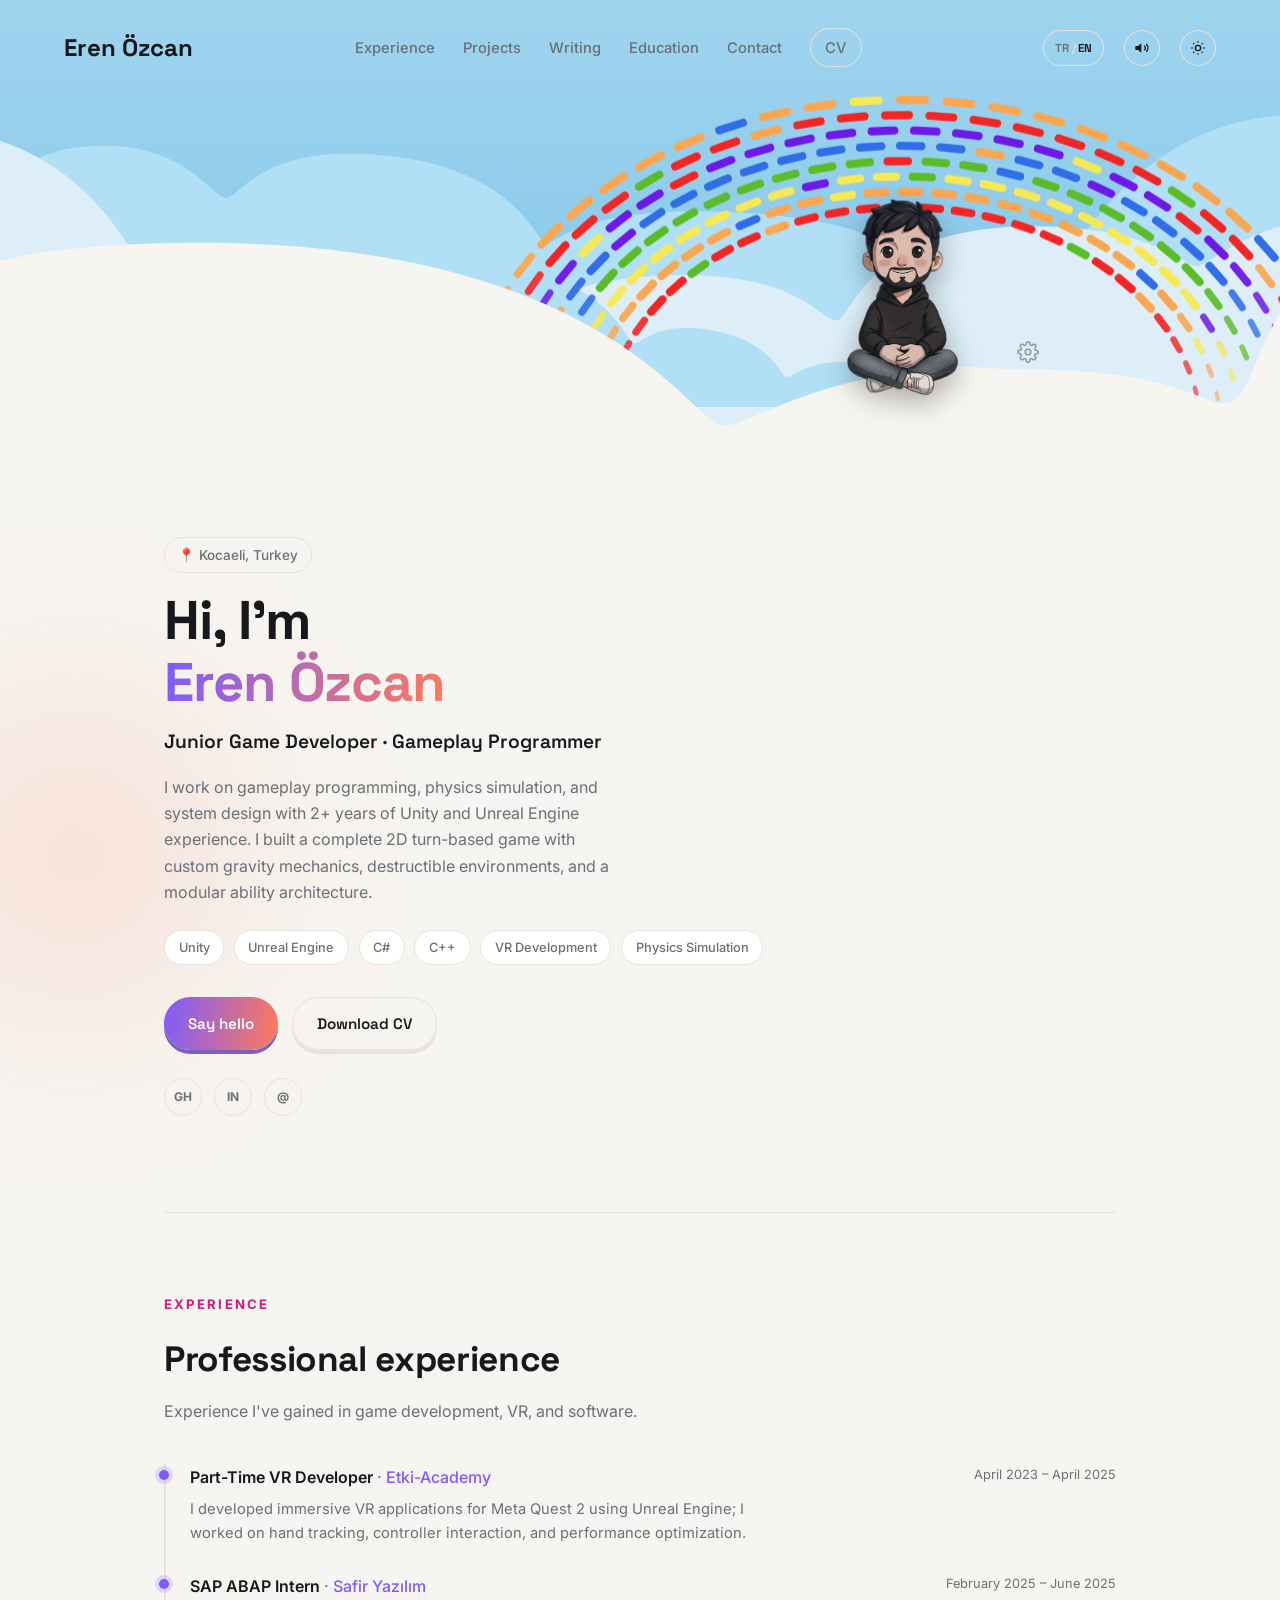
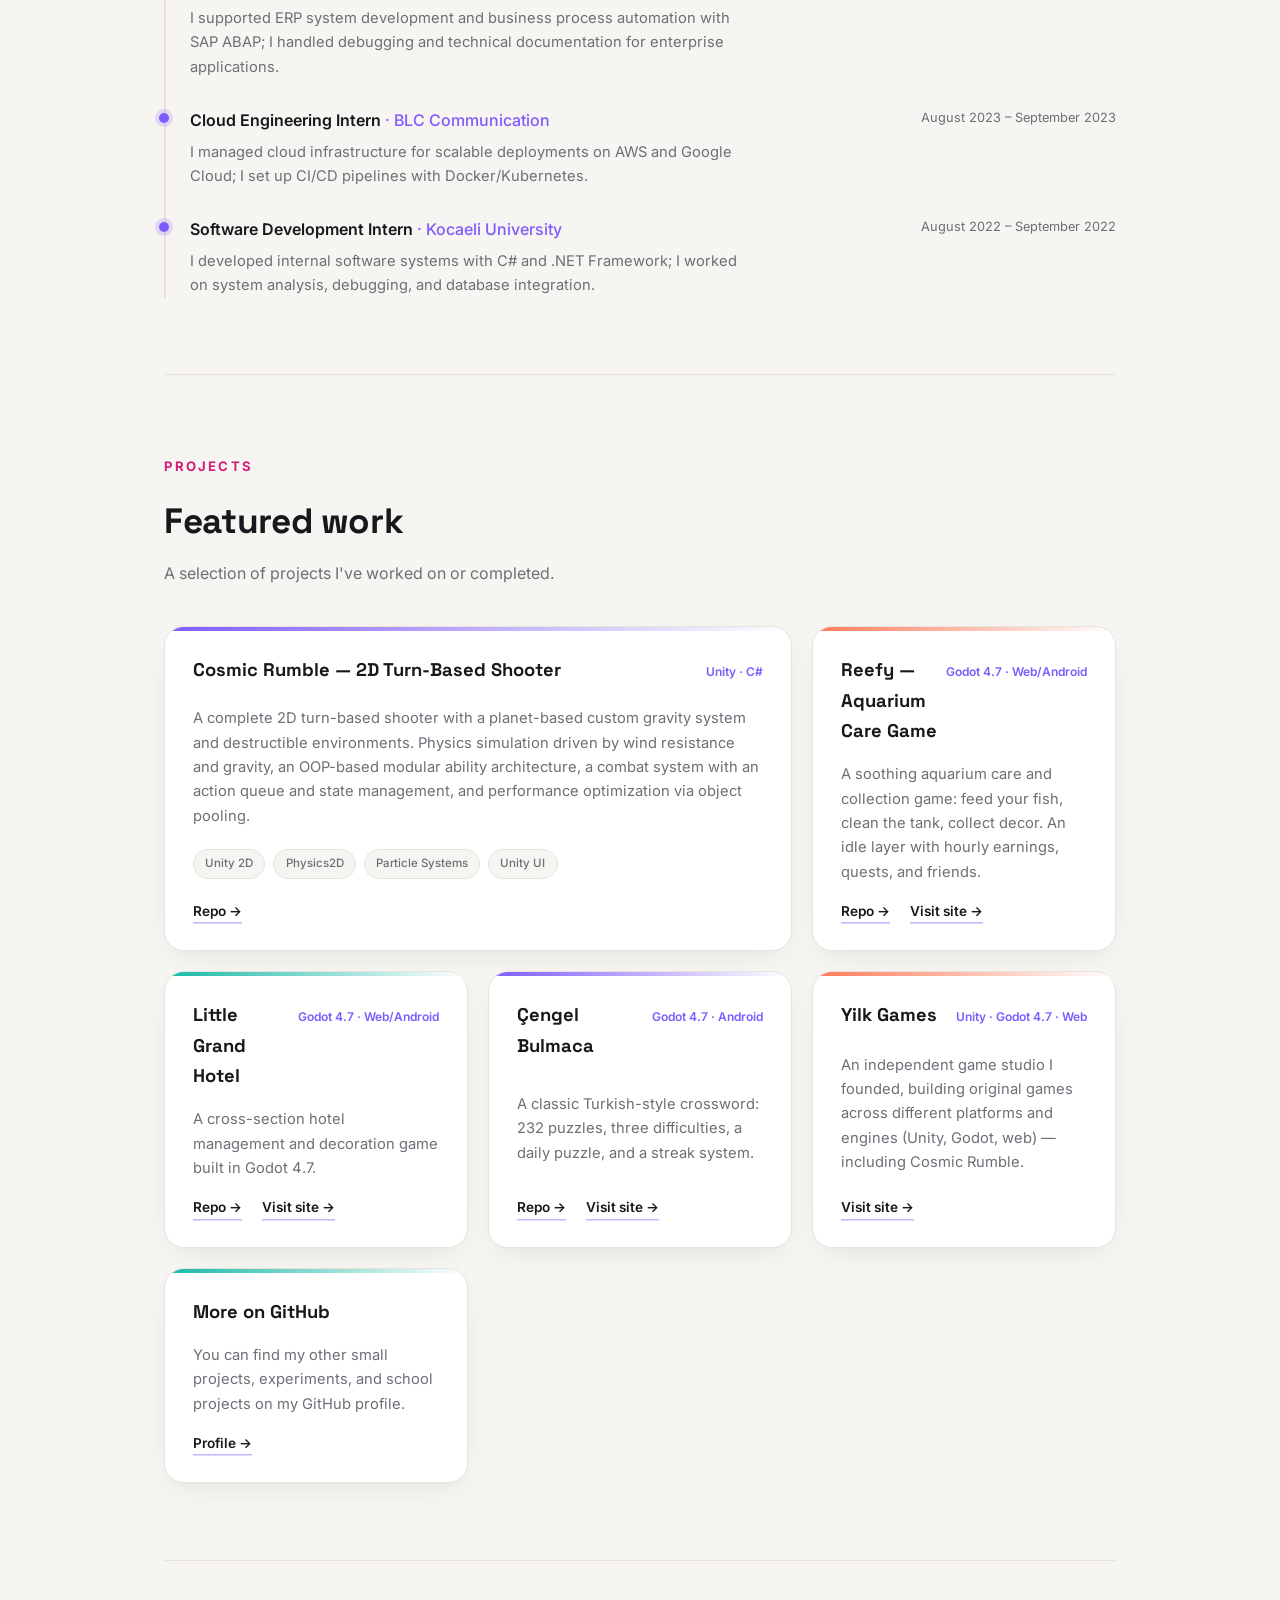
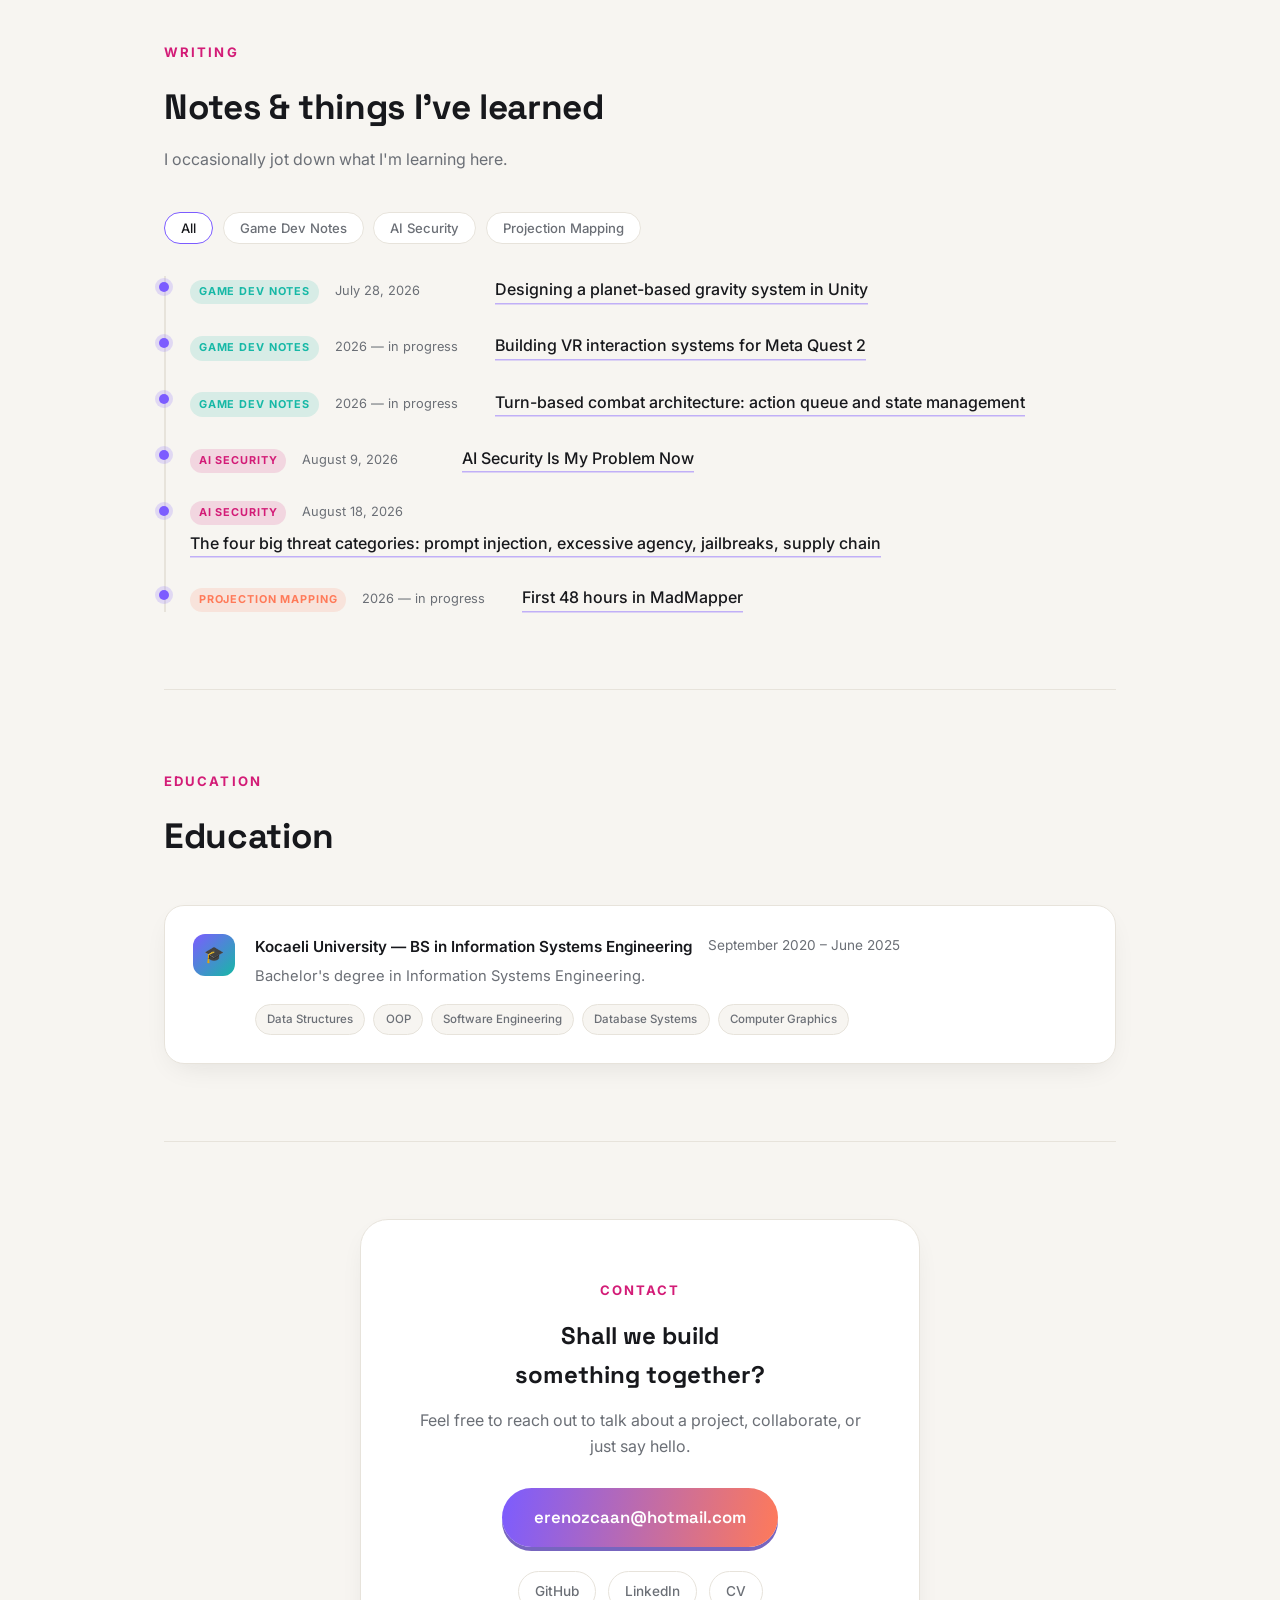
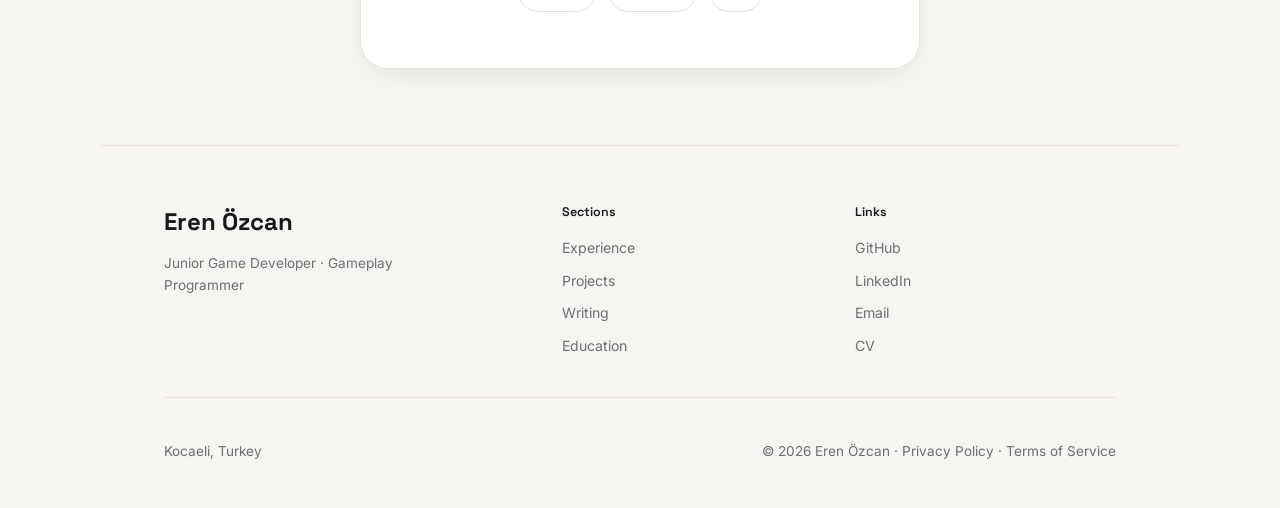
<file: index.html>
<!DOCTYPE html>
<html lang="en">
<head>
<meta charset="UTF-8">
<meta name="viewport" content="width=device-width, initial-scale=1.0">
<title>Eren Özcan — Junior Game Developer</title>
<meta name="description" content="Eren Özcan | Junior Game Developer & Gameplay Programmer — Unity, Unreal Engine, VR — Kocaeli, Turkey">
<link rel="canonical" href="https://erenozcan.dev/">
<meta property="og:type" content="website">
<meta property="og:title" content="Eren Özcan — Junior Game Developer">
<meta property="og:description" content="Eren Özcan | Junior Game Developer & Gameplay Programmer — Unity, Unreal Engine, VR — Kocaeli, Turkey">
<meta property="og:url" content="https://erenozcan.dev/">
<meta property="og:image" content="https://erenozcan.dev/assets/avatar.webp">
<meta name="twitter:card" content="summary">
<meta name="twitter:title" content="Eren Özcan — Junior Game Developer">
<meta name="twitter:description" content="Eren Özcan | Junior Game Developer & Gameplay Programmer — Unity, Unreal Engine, VR — Kocaeli, Turkey">
<meta name="twitter:image" content="https://erenozcan.dev/assets/avatar.webp">
<link rel="icon" type="image/x-icon" href="assets/favicon.ico">
<link rel="icon" type="image/png" sizes="32x32" href="assets/favicon-32x32.png">
<link rel="icon" type="image/png" sizes="16x16" href="assets/favicon-16x16.png">
<link rel="apple-touch-icon" sizes="180x180" href="assets/apple-touch-icon.png">
<link rel="preconnect" href="https://fonts.googleapis.com">
<link rel="preconnect" href="https://fonts.gstatic.com" crossorigin>
<link href="https://fonts.googleapis.com/css2?family=Space+Grotesk:wght@500;600;700&family=Inter:wght@400;500;600;700&display=swap" rel="stylesheet">
<link rel="stylesheet" href="style.css?v=1">
<script type="application/ld+json">
{
  "@context": "https://schema.org",
  "@type": "Person",
  "name": "Eren Özcan",
  "jobTitle": "Junior Game Developer",
  "url": "https://erenozcan.dev/",
  "image": "https://erenozcan.dev/assets/avatar.webp",
  "sameAs": [
    "https://github.com/Eren-Ozcan",
    "https://linkedin.com/in/eren-ozcann"
  ]
}
</script>
</head>
<body>

<div class="glow glow-1"></div>
<div class="glow glow-2"></div>

<header class="topbar">
  <a href="#" class="logo">Eren Özcan</a>
  <nav class="nav">
    <a href="#experience" data-i18n="nav.experience">Deneyim</a>
    <a href="#projects" data-i18n="nav.projects">Projeler</a>
    <a href="#writing" data-i18n="nav.writing">Yazılar</a>
    <a href="#education" data-i18n="nav.education">Eğitim</a>
    <a href="#contact" data-i18n="nav.contact">İletişim</a>
    <a href="assets/Eren_Ozcan_CV.pdf" target="_blank" rel="noopener" class="nav-cv">CV</a>
  </nav>
  <div class="topbar-actions">
    <button id="lang-toggle" class="theme-toggle lang-toggle" aria-label="Switch language" title="Switch language">
      <span data-lang-value="tr">TR</span><span class="lang-sep">/</span><span data-lang-value="en">EN</span>
    </button>
    <button id="sound-toggle" class="theme-toggle sound-toggle" aria-label="Sesi aç/kapat" title="Sesi aç/kapat" data-i18n-aria-label="a11y.sound" data-i18n-title="a11y.sound">
      <svg viewBox="0 0 24 24" fill="none" stroke="currentColor" stroke-width="2">
        <g class="snd-body"><path d="M11 5 6 9H2v6h4l5 4V5z" fill="currentColor" stroke="none"/></g>
        <g class="snd-waves"><path d="M15.5 8.5a5 5 0 0 1 0 7"/><path d="M18.5 6a9 9 0 0 1 0 12"/></g>
        <g class="snd-x"><path d="M16.5 9.5l5 5M21.5 9.5l-5 5"/></g>
      </svg>
    </button>
    <button id="theme-toggle" class="theme-toggle" aria-label="Tema değiştir" title="Tema değiştir" data-i18n-aria-label="a11y.theme" data-i18n-title="a11y.theme">
      <svg class="icon-sun" viewBox="0 0 24 24" fill="none" stroke="currentColor" stroke-width="2"><circle cx="12" cy="12" r="4"/><path d="M12 2v2M12 20v2M4.93 4.93l1.41 1.41M17.66 17.66l1.41 1.41M2 12h2M20 12h2M4.93 19.07l1.41-1.41M17.66 6.34l1.41-1.41"/></svg>
      <svg class="icon-moon" viewBox="0 0 24 24" fill="none" stroke="currentColor" stroke-width="2"><path d="M21 12.79A9 9 0 1 1 11.21 3 7 7 0 0 0 21 12.79z"/></svg>
    </button>
  </div>
</header>

<main>

  <section class="hero">
    <div class="hero-sky reveal">
      <svg class="clouds clouds-bank" viewBox="0 0 5120 456" preserveAspectRatio="none" aria-hidden="true">
        <path class="cloud cloud-back" d="M2467 198C2478.93 198 2508.5 148.5 2692.3 167C2855.77 183.454 2890 275.92 2940.45 271C2978.5 267.29 3025.5 66.1073 3208.04 55.5002C3364.5 46.408 3407.37 123 3419.5 123.5C3431.63 124 3448.89 83.0002 3564.32 83.0002C3728 83.0002 3767.67 198.501 3779.08 198C3790.5 197.5 3808 45.0002 4044.68 45.0002C4238.5 45.0002 4245.32 120.5 4256.5 116.5C4267.69 112.5 4277 13.5002 4417.9 13.5002C4567 13.5002 4590.74 115.5 4608.5 116.5C4626.26 117.5 4640.5 13.5007 4795 13.5004C4946 13.5002 4954.43 76.5003 4970.51 76.5003C4986.6 76.5003 4983 8.5 5077 8.5C5147.13 8.5 5148.62 62.7657 5148.14 74.3437C5148.08 75.8075 5148 77.2344 5148 78.6994V360V361.5C5148 383.592 5130.09 401.5 5108 401.5H9C-13.0914 401.5 -31 383.592 -31 361.5V133.5V76.0021V76.0002C-31 75.9604 -30.9925 -7.80104e-05 24 0C103.747 0.000113126 132.617 67.9717 143.069 117.186C148.413 142.347 172.927 161.481 197.99 155.7L478.5 91C598.5 64.5 646 110.5 659 110.5C672 110.5 714 31 856 33.5C998 36 996.5 76 1008.5 73.5C1020.5 71 1014.28 28.0329 1174.5 31C1309.5 33.5 1298.5 110.5 1327.5 110.5C1366.31 110.5 1378.25 109.457 1388 110.5C1406.69 112.5 1429.5 27 1615 27C1743.74 27 1771.09 161.183 1855.16 167C1930.28 172.198 1914.5 85 2032.05 90.0002C2108.93 93.2702 2132.33 148 2146.16 148C2160 148 2184 81.6655 2318.08 102.5C2440.5 121.524 2455.07 198 2467 198Z"></path>
        <path class="cloud cloud-front" d="M2617 234C2496.99 229.765 2429.72 276.108 2400.53 303.732C2388.43 315.177 2372.83 323.5 2356.18 323.5H2135.62C2111.05 323.5 2089.95 305.704 2082.79 282.198C2061.56 212.504 2001.53 78.3592 1852.75 71.0003C1691 63 1645 185 1622 186.5C1599 188 1587 88.5 1368.5 88.5C1211 88.5 1180 157.5 1158.4 161.5C1136.8 165.501 1074.33 111 931 129.5C787.671 148 789.676 214.5 770 214C750.324 213.5 736.5 129.5 535.029 142.5C416.863 150.125 382.163 211.07 373.669 260.166C368.141 292.123 343.421 323.5 310.99 323.5H280.024C249.079 323.5 225.052 295.503 224.331 264.567C222.732 195.98 200.305 92 79 92C17.4738 92 3.47982 128.37 0.653094 139.38C0.122368 141.447 0 143.571 0 145.705V398C0 412.36 11.6404 424 25.9998 424H5100C5127.61 424 5150 401.615 5150 374V365V181.851C5150 149.381 5119.54 125.514 5087.89 132.773C5054.67 140.392 5019.02 148.008 5011.31 147.5C4996.11 146.501 4966.41 99.9071 4859.43 95.5003C4731 90.2096 4684 213.5 4663 213.5H4531.84C4513.48 213.5 4496.63 203.435 4485.66 188.715C4451.8 143.286 4365.08 52.9127 4220.67 71.0003C4061 91.0002 4023.5 150.5 4006.5 150.5C3989.5 150.5 3925.6 96.5092 3797.5 100.5C3637 105.5 3599 235.5 3589 231.5C3563.12 221.148 3430.32 192.596 3405.38 180.145C3382.96 168.954 3354.61 161.5 3318.87 161.5C3175.43 161.5 3129.73 224 3116.87 224C3104 224 3073.62 179.5 2953.5 179.5C2782 179.5 2771.92 286 2756 284.5C2740.08 283 2721.1 237.674 2617 234Z"></path>
      </svg>
      <svg class="hero-puff" viewBox="0 0 1557 213" width="1590" height="213" preserveAspectRatio="none" aria-hidden="true">
        <path d="M1331 165.5C1320.5 162.5 1311 112 1221.5 92.4999C1132 72.9999 1104.5 114 1093.5 112C1082.5 110 1052 6.04351 903.5 1.00011C771 -3.49989 732.5 90 722.5 92.4999C712.5 94.9998 647.5 54.0001 535.5 73.9999C423.5 93.9997 421.5 165.5 411.5 165.5C401.5 165.5 359 58.5001 203.5 49.4999C48 40.4998 0.5 136 0.5 209.5C0.5 283 62.5 309.5 62.5 309.5H100.5L1556.5 304.5V232.5C1556.5 215.5 1542.5 159.009 1464 145.5C1368.81 129.118 1341.5 168.5 1331 165.5Z"></path>
      </svg>
      <canvas class="rainbow-canvas" id="rainbow-canvas" aria-hidden="true"></canvas>
      <svg class="clouds clouds-floor" viewBox="0 0 5120 456" preserveAspectRatio="none" aria-hidden="true">
        <path class="cloud" d="M2641.4 401.5C2613.31 399.999 2525.75 198 2121.01 198C1862 198 1840 264.5 1806.88 259.5C1773.77 254.499 1723.34 129.991 1562.17 136C1401 142.009 1366.58 313.5 1339 321C1311.42 328.5 1279 226.5 1034.79 234.5C802.99 242.093 724.297 318.5 697 313C669.703 307.5 681 75.9996 430.496 32.4996C214.304 -5.042 99.7464 183.937 60.6394 266.475C51.4353 285.9 27.9703 295.392 8.5729 286.129C-15.3473 274.705 -43 292.144 -43 318.652V429.5C-43 443.859 -31.3592 455.5 -16.9999 455.5H5103C5127.3 455.5 5147 435.8 5147 411.5V232.89C5147 226.643 5146.46 220.404 5144.55 214.457C5136.92 190.729 5108.7 128.5 5022.5 128.5C4881 128.5 4935 253.704 4838.83 249C4808.16 247.499 4757.27 55.5004 4535 59C4312.73 62.4996 4283.98 270.5 4250.5 268.5C4217.02 266.5 4197 199 4037.27 189.5C3834.76 177.455 3790.86 285 3753.5 279C3716.14 273 3652.96 98.8238 3377.5 153.5C3156.46 197.374 3191.5 387.48 3139.82 376.5C3118.64 371.999 3078.5 339 2948.03 339C2894.2 339 2890.37 330.676 2837.19 339C2708.5 359.141 2669.5 403 2641.4 401.5Z"></path>
      </svg>
      <img class="hero-sticker" src="assets/avatar.webp" alt="Eren Özcan" width="600" height="1043">
      <button id="sky-config-btn" class="sky-config-btn" aria-label="Gökyüzü ayarları" title="Gökyüzü ayarları" data-i18n-aria-label="a11y.skyConfig" data-i18n-title="a11y.skyConfig">
        <svg viewBox="0 0 24 24" fill="none" stroke="currentColor" stroke-width="1.8" aria-hidden="true"><circle cx="12" cy="12" r="3"/><path d="M19.4 15a1.7 1.7 0 0 0 .34 1.87l.06.06a2 2 0 1 1-2.83 2.83l-.06-.06a1.7 1.7 0 0 0-1.87-.34 1.7 1.7 0 0 0-1.03 1.56V21a2 2 0 1 1-4 0v-.09a1.7 1.7 0 0 0-1.11-1.56 1.7 1.7 0 0 0-1.87.34l-.06.06a2 2 0 1 1-2.83-2.83l.06-.06a1.7 1.7 0 0 0 .34-1.87 1.7 1.7 0 0 0-1.56-1.03H3a2 2 0 1 1 0-4h.09a1.7 1.7 0 0 0 1.56-1.11 1.7 1.7 0 0 0-.34-1.87l-.06-.06a2 2 0 1 1 2.83-2.83l.06.06a1.7 1.7 0 0 0 1.87.34h.09a1.7 1.7 0 0 0 1.03-1.56V3a2 2 0 1 1 4 0v.09a1.7 1.7 0 0 0 1.03 1.56 1.7 1.7 0 0 0 1.87-.34l.06-.06a2 2 0 1 1 2.83 2.83l-.06.06a1.7 1.7 0 0 0-.34 1.87v.09a1.7 1.7 0 0 0 1.56 1.03H21a2 2 0 1 1 0 4h-.09a1.7 1.7 0 0 0-1.56 1.03z"/></svg>
      </button>
      <div id="sky-config" class="sky-config" role="dialog" aria-label="Rainbow Configurator">
        <div class="sky-config-head">
          <strong data-i18n="cfg.title">Rainbow Configurator</strong>
          <button id="sky-config-close" aria-label="Kapat" data-i18n-aria-label="a11y.close">×</button>
        </div>
        <div class="cfg-grid">
          <div class="cfg-col">
            <div class="cfg-box">
              <span class="cfg-label" data-i18n="cfg.density">YOĞUNLUK</span>
              <input type="range" id="cfg-density" min="12" max="40" step="1" aria-label="Yoğunluk" data-i18n-aria-label="cfg.density">
            </div>
            <div class="cfg-box">
              <span class="cfg-label" data-i18n="cfg.rows">SIRA SAYISI</span>
              <input type="range" id="cfg-rows" min="2" max="8" step="1" aria-label="Sıra sayısı" data-i18n-aria-label="cfg.rows">
            </div>
            <div class="cfg-box-row">
              <div class="cfg-box">
                <span class="cfg-label" data-i18n="cfg.operation">OPERASYON</span>
                <div class="cfg-toggle" id="cfg-op">
                  <span class="cfg-toggle-indicator" aria-hidden="true"></span>
                  <button data-op="modern" type="button" data-i18n="cfg.modern">modern</button>
                  <button data-op="classic" type="button" data-i18n="cfg.classic">klasik</button>
                </div>
              </div>
              <div class="cfg-box">
                <span class="cfg-label" data-i18n="cfg.edges">KENARLAR</span>
                <div class="cfg-toggle" id="cfg-edge">
                  <span class="cfg-toggle-indicator" aria-hidden="true"></span>
                  <button data-edge="round" type="button" data-i18n="cfg.round">yuvarlak</button>
                  <button data-edge="square" type="button" data-i18n="cfg.square">kare</button>
                </div>
              </div>
            </div>
          </div>
          <div class="cfg-box cfg-box-pad">
            <span class="cfg-label" data-i18n="cfg.segments">SEGMENT DEĞERLERİ</span>
            <div class="cfg-pad" id="cfg-pad" tabindex="0" role="application"
                 aria-label="Segment değerleri: yatay eksen parça uzunluğu, dikey eksen kalınlık. Ok tuşlarıyla ayarlanır."
                 data-i18n-aria-label="cfg.padAria">
              <span class="cfg-pad-handle" aria-hidden="true"></span>
            </div>
          </div>
        </div>
        <div class="cfg-footer">
          <p class="cfg-note" data-i18n-html="cfg.note">Bu panel gökyüzündeki sanatı özelleştirir. <strong>Değişiklikler bu tarayıcıda saklanır.</strong></p>
          <div class="cfg-actions">
            <div class="cfg-action">
              <span data-i18n="cfg.random">RASTGELE</span>
              <button id="cfg-random" type="button" aria-label="Rastgele ayarla" data-i18n-aria-label="cfg.randomAria"></button>
            </div>
            <div class="cfg-action">
              <span data-i18n="cfg.reset">SIFIRLA</span>
              <button id="cfg-reset" type="button" aria-label="Sıfırla" data-i18n-aria-label="cfg.resetAria"></button>
            </div>
          </div>
        </div>
      </div>
    </div>
    <div class="hero-text reveal">
      <p class="eyebrow" data-i18n="hero.eyebrow">📍 Kocaeli, Türkiye</p>
      <h1 data-i18n-html="hero.title">Merhaba, ben<br><span class="gradient-text">Eren Özcan</span></h1>
      <p class="role">Junior Game Developer · Gameplay Programmer</p>
      <p class="bio" data-i18n="hero.bio">
        2+ yıllık Unity ve Unreal Engine deneyimiyle gameplay programlama, fizik
        simülasyonu ve sistem tasarımı üzerine çalışıyorum. Custom yerçekimi
        mekanikleri, yıkılabilir ortamlar ve modüler yetenek mimarisine sahip
        tam bir 2D turn-based oyun geliştirdim.
      </p>
      <div class="skill-pills">
        <span class="pill">Unity</span>
        <span class="pill">Unreal Engine</span>
        <span class="pill">C#</span>
        <span class="pill">C++</span>
        <span class="pill">VR Development</span>
        <span class="pill">Physics Simulation</span>
      </div>
      <div class="cta-row">
        <a class="btn btn-primary" href="mailto:erenozcaan@hotmail.com" data-i18n="hero.sayHello">Merhaba de</a>
        <a class="btn btn-ghost" href="assets/Eren_Ozcan_CV.pdf" target="_blank" rel="noopener" data-i18n="hero.downloadCv">CV'yi indir</a>
      </div>
      <div class="social-row">
        <a href="https://github.com/Eren-Ozcan" target="_blank" rel="noopener" aria-label="GitHub">GH</a>
        <a href="https://linkedin.com/in/eren-ozcann" target="_blank" rel="noopener" aria-label="LinkedIn">IN</a>
        <a href="mailto:erenozcaan@hotmail.com" aria-label="Email">@</a>
      </div>
    </div>
  </section>

  <section id="experience" class="section reveal">
    <div class="section-head">
      <span class="section-badge" data-i18n="nav.experience">Deneyim</span>
      <h2 data-i18n="exp.heading">Profesyonel deneyim</h2>
      <p class="section-sub" data-i18n="exp.sub">Oyun geliştirme, VR ve yazılım alanlarında edindiğim tecrübeler.</p>
    </div>

    <ul class="timeline timeline-exp">
      <li>
        <span class="timeline-dot"></span>
        <div class="exp-head">
          <span class="exp-role">Part-Time VR Developer <span class="exp-company">· Etki-Academy</span></span>
          <span class="exp-date" data-i18n="exp.date1">Nisan 2023 – Nisan 2025</span>
        </div>
        <p class="exp-desc" data-i18n="exp.desc1">Meta Quest 2 için Unreal Engine ile immersif VR uygulamaları geliştirdim; el takibi, controller etkileşimi ve performans optimizasyonu üzerine çalıştım.</p>
      </li>
      <li>
        <span class="timeline-dot"></span>
        <div class="exp-head">
          <span class="exp-role">SAP ABAP Intern <span class="exp-company">· Safir Yazılım</span></span>
          <span class="exp-date" data-i18n="exp.date2">Şubat 2025 – Haziran 2025</span>
        </div>
        <p class="exp-desc" data-i18n="exp.desc2">ERP sistem geliştirme ve iş süreci otomasyonunda SAP ABAP ile destek verdim; kurumsal uygulamalarda hata ayıklama ve teknik dokümantasyon yaptım.</p>
      </li>
      <li>
        <span class="timeline-dot"></span>
        <div class="exp-head">
          <span class="exp-role">Cloud Engineering Intern <span class="exp-company">· BLC Communication</span></span>
          <span class="exp-date" data-i18n="exp.date3">Ağustos 2023 – Eylül 2023</span>
        </div>
        <p class="exp-desc" data-i18n="exp.desc3">AWS ve Google Cloud üzerinde ölçeklenebilir dağıtımlar için bulut altyapısı yönettim; Docker/Kubernetes ile CI/CD pipeline'ları kurdum.</p>
      </li>
      <li>
        <span class="timeline-dot"></span>
        <div class="exp-head">
          <span class="exp-role">Software Development Intern <span class="exp-company">· Kocaeli University</span></span>
          <span class="exp-date" data-i18n="exp.date4">Ağustos 2022 – Eylül 2022</span>
        </div>
        <p class="exp-desc" data-i18n="exp.desc4">C# ve .NET Framework ile iç yazılım sistemleri geliştirdim; sistem analizi, hata ayıklama ve veritabanı entegrasyonu üzerine çalıştım.</p>
      </li>
    </ul>
  </section>

  <section id="projects" class="section reveal">
    <div class="section-head">
      <span class="section-badge" data-i18n="nav.projects">Projeler</span>
      <h2 data-i18n="proj.heading">Öne çıkan işler</h2>
      <p class="section-sub" data-i18n="proj.sub">Üzerinde çalıştığım / tamamladığım projelerden bir seçki.</p>
    </div>

    <div class="bento-grid">

      <article class="bento-card bento-large">
        <div class="card-accent accent-purple"></div>
        <div class="project-head">
          <h3>Cosmic Rumble — 2D Turn-Based Shooter</h3>
          <span class="stack">Unity · C#</span>
        </div>
        <p data-i18n="proj.desc1">
          Gezegen bazlı custom yerçekimi sistemi ve yıkılabilir ortamlara sahip
          tam bir 2D turn-based shooter. Rüzgâr direnci ve yerçekimi etkili
          fizik simülasyonu, OOP tabanlı modüler yetenek mimarisi, aksiyon
          kuyruğu ve state management içeren combat sistemi; object pooling ile
          performans optimizasyonu.
        </p>
        <div class="skill-pills">
          <span class="pill">Unity 2D</span>
          <span class="pill">Physics2D</span>
          <span class="pill">Particle Systems</span>
          <span class="pill">Unity UI</span>
        </div>
        <div class="project-links">
          <a href="https://github.com/Eren-Ozcan/CosmicRumble" target="_blank" rel="noopener" data-i18n="proj.repo">Repo →</a>
        </div>
      </article>

      <article class="bento-card">
        <div class="card-accent accent-coral"></div>
        <div class="project-head">
          <h3>Reefy — Aquarium Care Game</h3>
          <span class="stack">Godot 4.7 · Web/Android</span>
        </div>
        <p data-i18n="proj.descReefy">
          Sakinleştirici bir akvaryum bakım ve koleksiyon oyunu: balıkları
          besle, tankı temizle, dekor topla. Saatlik kazanç, görevler ve
          arkadaş sistemiyle boş zaman katmanı.
        </p>
        <div class="project-links">
          <a href="https://github.com/Eren-Ozcan/reefy" target="_blank" rel="noopener" data-i18n="proj.repo">Repo →</a>
          <a href="https://yilkgames.com/games/reefy/" target="_blank" rel="noopener" data-i18n="proj.visit">Siteyi ziyaret et →</a>
        </div>
      </article>

      <article class="bento-card">
        <div class="card-accent accent-teal"></div>
        <div class="project-head">
          <h3>Little Grand Hotel</h3>
          <span class="stack">Godot 4.7 · Web/Android</span>
        </div>
        <p data-i18n="proj.descLGH">
          Godot 4.7 ile geliştirilmiş, kesit görünümlü bir otel yönetim ve
          dekorasyon oyunu.
        </p>
        <div class="project-links">
          <a href="https://github.com/Eren-Ozcan/LittleGrandHotel" target="_blank" rel="noopener" data-i18n="proj.repo">Repo →</a>
          <a href="https://yilkgames.com/games/little-grand-hotel/" target="_blank" rel="noopener" data-i18n="proj.visit">Siteyi ziyaret et →</a>
        </div>
      </article>

      <article class="bento-card">
        <div class="card-accent accent-purple"></div>
        <div class="project-head">
          <h3>Çengel Bulmaca</h3>
          <span class="stack">Godot 4.7 · Android</span>
        </div>
        <p data-i18n="proj.descCenge">
          Klasik Türk usulü çengel bulmaca: 232 bulmaca, üç zorluk seviyesi,
          günlük bulmaca ve seri (streak) sistemi.
        </p>
        <div class="project-links">
          <a href="https://github.com/Eren-Ozcan/cengeBulmaca" target="_blank" rel="noopener" data-i18n="proj.repo">Repo →</a>
          <a href="https://yilkgames.com/games/cengel-bulmaca/" target="_blank" rel="noopener" data-i18n="proj.visit">Siteyi ziyaret et →</a>
        </div>
      </article>

      <article class="bento-card">
        <div class="card-accent accent-coral"></div>
        <div class="project-head">
          <h3>Yilk Games</h3>
          <span class="stack">Unity · Godot 4.7 · Web</span>
        </div>
        <p data-i18n="proj.desc2">
          Kurduğum bağımsız oyun stüdyosu; farklı platform ve motorlarda
          (Unity, Godot, web) özgün oyunlar geliştiriyoruz — aralarında
          Cosmic Rumble de var.
        </p>
        <div class="project-links">
          <a href="https://yilkgames.com/" target="_blank" rel="noopener" data-i18n="proj.visit">Siteyi ziyaret et →</a>
        </div>
      </article>

      <article class="bento-card">
        <div class="card-accent accent-teal"></div>
        <div class="project-head">
          <h3 data-i18n="proj.moreTitle">Daha fazlası GitHub'da</h3>
        </div>
        <p data-i18n="proj.moreDesc">Diğer küçük projelerimi, denemelerimi ve okul projelerimi GitHub profilimde bulabilirsin.</p>
        <div class="project-links">
          <a href="https://github.com/Eren-Ozcan" target="_blank" rel="noopener" data-i18n="proj.profile">Profil →</a>
        </div>
      </article>

    </div>
  </section>

  <section id="writing" class="section reveal">
    <div class="section-head">
      <span class="section-badge" data-i18n="nav.writing">Yazılar</span>
      <h2 data-i18n="writing.heading">Notlar &amp; öğrendiklerim</h2>
      <p class="section-sub" data-i18n="writing.sub">Ara sıra öğrendiklerimi buraya not düşüyorum.</p>
    </div>

    <div class="writing-filter" role="group" aria-label="Kategoriye göre filtrele">
      <button type="button" class="filter-btn is-active" data-filter="all" data-i18n="writing.filterAll">Tümü</button>
      <button type="button" class="filter-btn" data-filter="game-dev" data-i18n="writing.filterGameDev">Game Dev Notes</button>
      <button type="button" class="filter-btn" data-filter="ai-security" data-i18n="writing.filterAiSecurity">AI Security</button>
      <button type="button" class="filter-btn" data-filter="mapping" data-i18n="writing.filterMapping">Projection Mapping</button>
    </div>

    <ul class="timeline" id="writing-timeline">
      <li data-cat="game-dev">
        <span class="timeline-dot"></span>
        <span class="post-cat post-cat-game-dev" data-i18n="writing.catGameDev">Game Dev Notes</span>
        <span class="post-date" data-i18n="writing.date1">28 Temmuz 2026</span>
        <a href="writing/cosmic-rumble-gravity.html" class="post-title" data-i18n="writing.title1">Unity'de gezegen bazlı yerçekimi sistemi tasarımı</a>
      </li>
      <li data-cat="game-dev">
        <span class="timeline-dot"></span>
        <span class="post-cat post-cat-game-dev" data-i18n="writing.catGameDev">Game Dev Notes</span>
        <span class="post-date" data-i18n="writing.status">2026 — hazırlanıyor</span>
        <a href="#" class="post-title" data-i18n="writing.title2">Meta Quest 2 için VR etkileşim sistemleri geliştirmek</a>
      </li>
      <li data-cat="game-dev">
        <span class="timeline-dot"></span>
        <span class="post-cat post-cat-game-dev" data-i18n="writing.catGameDev">Game Dev Notes</span>
        <span class="post-date" data-i18n="writing.status">2026 — hazırlanıyor</span>
        <a href="#" class="post-title" data-i18n="writing.title3">Turn-based combat mimarisi: action queue ve state management</a>
      </li>
      <li data-cat="ai-security">
        <span class="timeline-dot"></span>
        <span class="post-cat post-cat-ai-security" data-i18n="writing.catAiSecurity">AI Security</span>
        <span class="post-date" data-i18n="writing.date4">9 Ağustos 2026</span>
        <a href="writing/ai-security-why-it-matters.html" class="post-title" data-i18n="writing.title4">AI Security artık benim de problemim: bir solo oyun geliştiricisinin girişi</a>
      </li>
      <li data-cat="ai-security">
        <span class="timeline-dot"></span>
        <span class="post-cat post-cat-ai-security" data-i18n="writing.catAiSecurity">AI Security</span>
        <span class="post-date" data-i18n="writing.date6">18 Ağustos 2026</span>
        <a href="writing/ai-security-four-threats.html" class="post-title" data-i18n="writing.title6">Dört büyük tehdit kategorisi: prompt injection, excessive agency, jailbreak, tedarik zinciri</a>
      </li>
      <li data-cat="mapping">
        <span class="timeline-dot"></span>
        <span class="post-cat post-cat-mapping" data-i18n="writing.catMapping">Projection Mapping</span>
        <span class="post-date" data-i18n="writing.status">2026 — hazırlanıyor</span>
        <a href="#" class="post-title" data-i18n="writing.title5">MadMapper'da ilk 48 saat</a>
      </li>
    </ul>
  </section>

  <section id="education" class="section reveal">
    <div class="section-head">
      <span class="section-badge" data-i18n="nav.education">Eğitim</span>
      <h2 data-i18n="nav.education">Eğitim</h2>
    </div>

    <div class="edu-card">
      <span class="oss-icon">🎓</span>
      <div class="oss-body">
        <div class="oss-card-head">
          <span class="oss-name">Kocaeli University — BS in Information Systems Engineering</span>
          <span class="oss-star" data-i18n="edu.date">Eylül 2020 – Haziran 2025</span>
        </div>
        <p data-i18n="edu.degree">Bilgi Sistemleri Mühendisliği lisans derecesi.</p>
        <div class="skill-pills">
          <span class="pill">Data Structures</span>
          <span class="pill">OOP</span>
          <span class="pill">Software Engineering</span>
          <span class="pill">Database Systems</span>
          <span class="pill">Computer Graphics</span>
        </div>
      </div>
    </div>
  </section>

  <section id="contact" class="section contact-section reveal">
    <div class="contact-card">
      <span class="section-badge" data-i18n="nav.contact">İletişim</span>
      <h2 data-i18n-html="contact.heading">Birlikte bir şey<br>üretelim mi?</h2>
      <p class="section-sub" data-i18n="contact.sub">Bir proje konuşmak, iş birliği yapmak ya da sadece merhaba demek için ulaşabilirsin.</p>
      <a class="btn btn-primary btn-lg" href="mailto:erenozcaan@hotmail.com">erenozcaan@hotmail.com</a>
      <div class="social-row social-row-center">
        <a href="https://github.com/Eren-Ozcan" target="_blank" rel="noopener">GitHub</a>
        <a href="https://linkedin.com/in/eren-ozcann" target="_blank" rel="noopener">LinkedIn</a>
        <a href="assets/Eren_Ozcan_CV.pdf" target="_blank" rel="noopener">CV</a>
      </div>
    </div>
  </section>

</main>

<footer class="footer">
  <div class="footer-top">
    <div class="footer-brand">
      <a href="#" class="logo">Eren Özcan</a>
      <p>Junior Game Developer · Gameplay Programmer</p>
    </div>
    <div class="footer-col">
      <span class="footer-col-title" data-i18n="footer.sections">Bölümler</span>
      <a href="#experience" data-i18n="nav.experience">Deneyim</a>
      <a href="#projects" data-i18n="nav.projects">Projeler</a>
      <a href="#writing" data-i18n="nav.writing">Yazılar</a>
      <a href="#education" data-i18n="nav.education">Eğitim</a>
    </div>
    <div class="footer-col">
      <span class="footer-col-title" data-i18n="footer.links">Bağlantılar</span>
      <a href="https://github.com/Eren-Ozcan" target="_blank" rel="noopener">GitHub</a>
      <a href="https://linkedin.com/in/eren-ozcann" target="_blank" rel="noopener">LinkedIn</a>
      <a href="mailto:erenozcaan@hotmail.com" data-i18n="footer.email">E-posta</a>
      <a href="assets/Eren_Ozcan_CV.pdf" target="_blank" rel="noopener">CV</a>
    </div>
  </div>
  <div class="footer-bottom">
    <p data-i18n="footer.location">Kocaeli, Türkiye</p>
    <p>&copy; <span id="year"></span> Eren Özcan · <a href="privacy.html">Privacy Policy</a> · <a href="terms.html">Terms of Service</a></p>
  </div>
</footer>

<script src="script.js?v=1"></script>
</body>
</html>
</file>
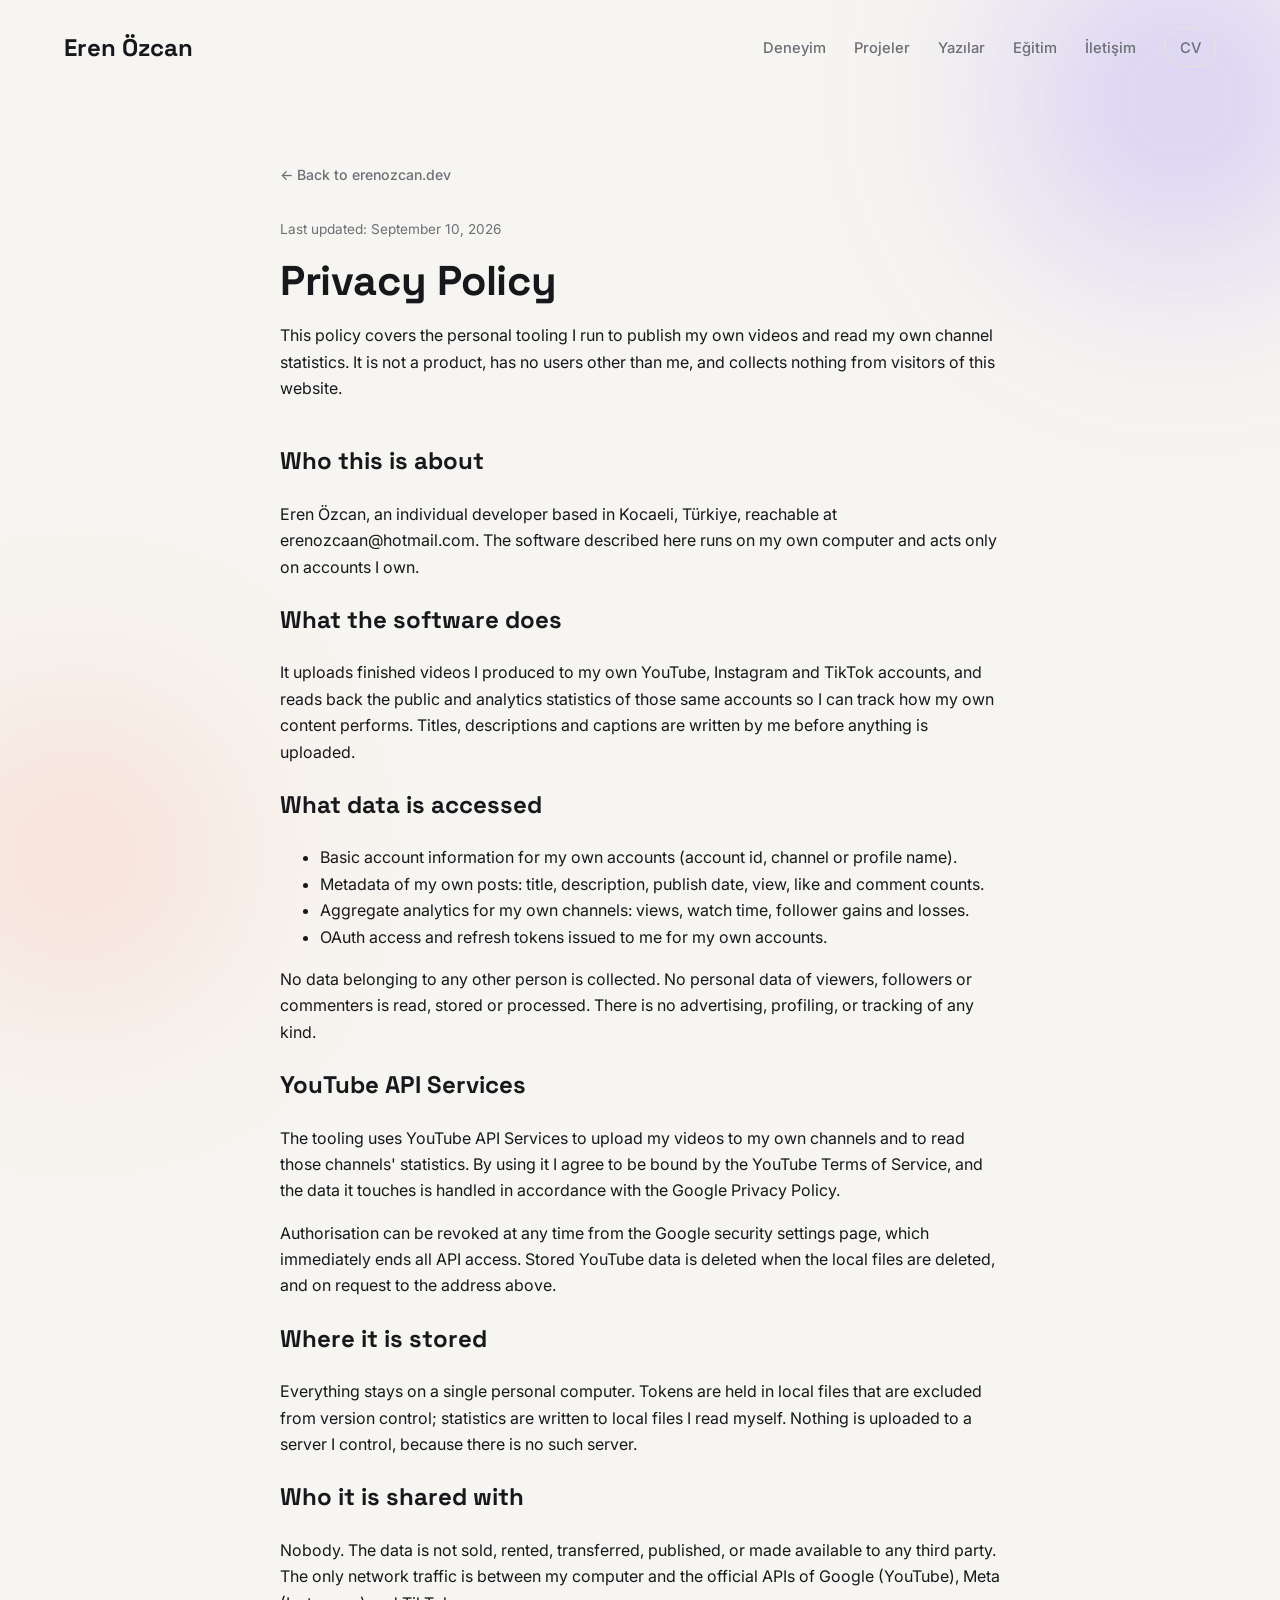
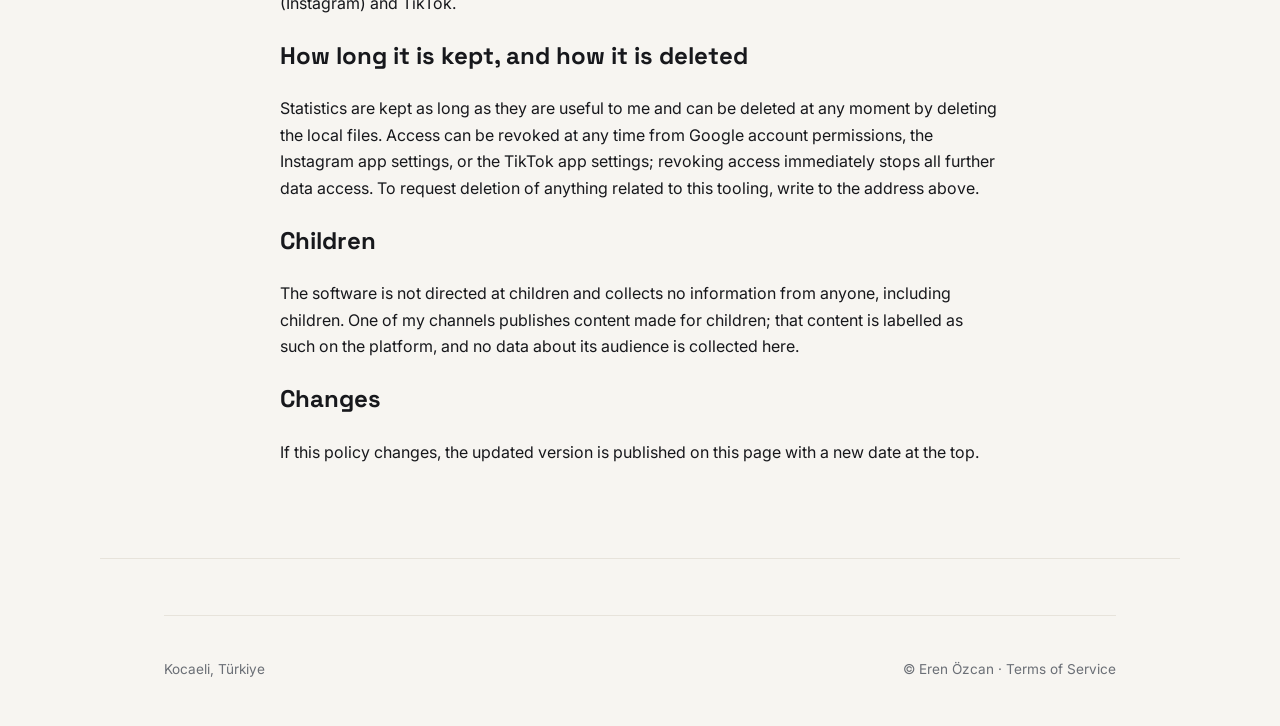
<file: privacy.html>
<!DOCTYPE html>
<html lang="en">
<head>
<meta charset="UTF-8">
<meta name="viewport" content="width=device-width, initial-scale=1.0">
<title>Privacy Policy — Eren Özcan</title>
<meta name="description" content="Privacy policy for Eren Özcan's personal publishing and analytics tooling: what data it touches, where it is stored, and who it is shared with.">
<link rel="canonical" href="https://erenozcan.dev/privacy.html">
<link rel="icon" type="image/x-icon" href="assets/favicon.ico">
<link rel="icon" type="image/png" sizes="32x32" href="assets/favicon-32x32.png">
<link rel="icon" type="image/png" sizes="16x16" href="assets/favicon-16x16.png">
<link rel="apple-touch-icon" sizes="180x180" href="assets/apple-touch-icon.png">
<link rel="preconnect" href="https://fonts.googleapis.com">
<link rel="preconnect" href="https://fonts.gstatic.com" crossorigin>
<link href="https://fonts.googleapis.com/css2?family=Space+Grotesk:wght@500;600;700&family=Inter:wght@400;500;600;700&display=swap" rel="stylesheet">
<link rel="stylesheet" href="style.css">
</head>
<body>

<div class="glow glow-1"></div>
<div class="glow glow-2"></div>

<header class="topbar at-top">
  <a href="index.html" class="logo">Eren Özcan</a>
  <nav class="nav">
    <a href="index.html#experience" data-i18n="nav.experience">Deneyim</a>
    <a href="index.html#projects" data-i18n="nav.projects">Projeler</a>
    <a href="index.html#writing" data-i18n="nav.writing">Yazılar</a>
    <a href="index.html#education" data-i18n="nav.education">Eğitim</a>
    <a href="index.html#contact" data-i18n="nav.contact">İletişim</a>
    <a href="assets/Eren_Ozcan_CV.pdf" target="_blank" rel="noopener" class="nav-cv">CV</a>
  </nav>
</header>

<main>
  <article class="article-section">
    <a href="index.html" class="article-back">← Back to erenozcan.dev</a>

    <div class="article-header">
      <div class="article-meta">
        <span class="article-date">Last updated: September 10, 2026</span>
      </div>
      <h1>Privacy Policy</h1>
      <p class="article-lede">
        This policy covers the personal tooling I run to publish my own videos and read my own
        channel statistics. It is not a product, has no users other than me, and collects nothing
        from visitors of this website.
      </p>
    </div>

    <h2>Who this is about</h2>
    <p>
      Eren Özcan, an individual developer based in Kocaeli, Türkiye, reachable at
      <a href="mailto:erenozcaan@hotmail.com">erenozcaan@hotmail.com</a>. The software described
      here runs on my own computer and acts only on accounts I own.
    </p>

    <h2>What the software does</h2>
    <p>
      It uploads finished videos I produced to my own YouTube, Instagram and TikTok accounts, and
      reads back the public and analytics statistics of those same accounts so I can track how my
      own content performs. Titles, descriptions and captions are written by me before anything is
      uploaded.
    </p>

    <h2>What data is accessed</h2>
    <ul>
      <li>Basic account information for my own accounts (account id, channel or profile name).</li>
      <li>Metadata of my own posts: title, description, publish date, view, like and comment counts.</li>
      <li>Aggregate analytics for my own channels: views, watch time, follower gains and losses.</li>
      <li>OAuth access and refresh tokens issued to me for my own accounts.</li>
    </ul>
    <p>
      No data belonging to any other person is collected. No personal data of viewers, followers or
      commenters is read, stored or processed. There is no advertising, profiling, or tracking of
      any kind.
    </p>

    <h2>YouTube API Services</h2>
    <p>
      The tooling uses YouTube API Services to upload my videos to my own channels and to read
      those channels' statistics. By using it I agree to be bound by the
      <a href="https://www.youtube.com/t/terms" target="_blank" rel="noopener">YouTube Terms of Service</a>,
      and the data it touches is handled in accordance with the
      <a href="https://policies.google.com/privacy" target="_blank" rel="noopener">Google Privacy Policy</a>.
    </p>
    <p>
      Authorisation can be revoked at any time from the
      <a href="https://myaccount.google.com/permissions" target="_blank" rel="noopener">Google security settings page</a>,
      which immediately ends all API access. Stored YouTube data is deleted when the local files
      are deleted, and on request to the address above.
    </p>

    <h2>Where it is stored</h2>
    <p>
      Everything stays on a single personal computer. Tokens are held in local files that are
      excluded from version control; statistics are written to local files I read myself. Nothing is
      uploaded to a server I control, because there is no such server.
    </p>

    <h2>Who it is shared with</h2>
    <p>
      Nobody. The data is not sold, rented, transferred, published, or made available to any third
      party. The only network traffic is between my computer and the official APIs of Google
      (YouTube), Meta (Instagram) and TikTok.
    </p>

    <h2>How long it is kept, and how it is deleted</h2>
    <p>
      Statistics are kept as long as they are useful to me and can be deleted at any moment by
      deleting the local files. Access can be revoked at any time from
      <a href="https://myaccount.google.com/permissions" target="_blank" rel="noopener">Google account permissions</a>,
      the Instagram app settings, or the TikTok app settings; revoking access immediately stops all
      further data access. To request deletion of anything related to this tooling, write to the
      address above.
    </p>

    <h2>Children</h2>
    <p>
      The software is not directed at children and collects no information from anyone, including
      children. One of my channels publishes content made for children; that content is labelled as
      such on the platform, and no data about its audience is collected here.
    </p>

    <h2>Changes</h2>
    <p>
      If this policy changes, the updated version is published on this page with a new date at the
      top.
    </p>
  </article>
</main>

<footer class="footer">
  <div class="footer-bottom">
    <p>Kocaeli, Türkiye</p>
    <p>&copy; <span id="year"></span> Eren Özcan · <a href="terms.html">Terms of Service</a></p>
  </div>
</footer>

<script src="script.js"></script>
</body>
</html>
</file>
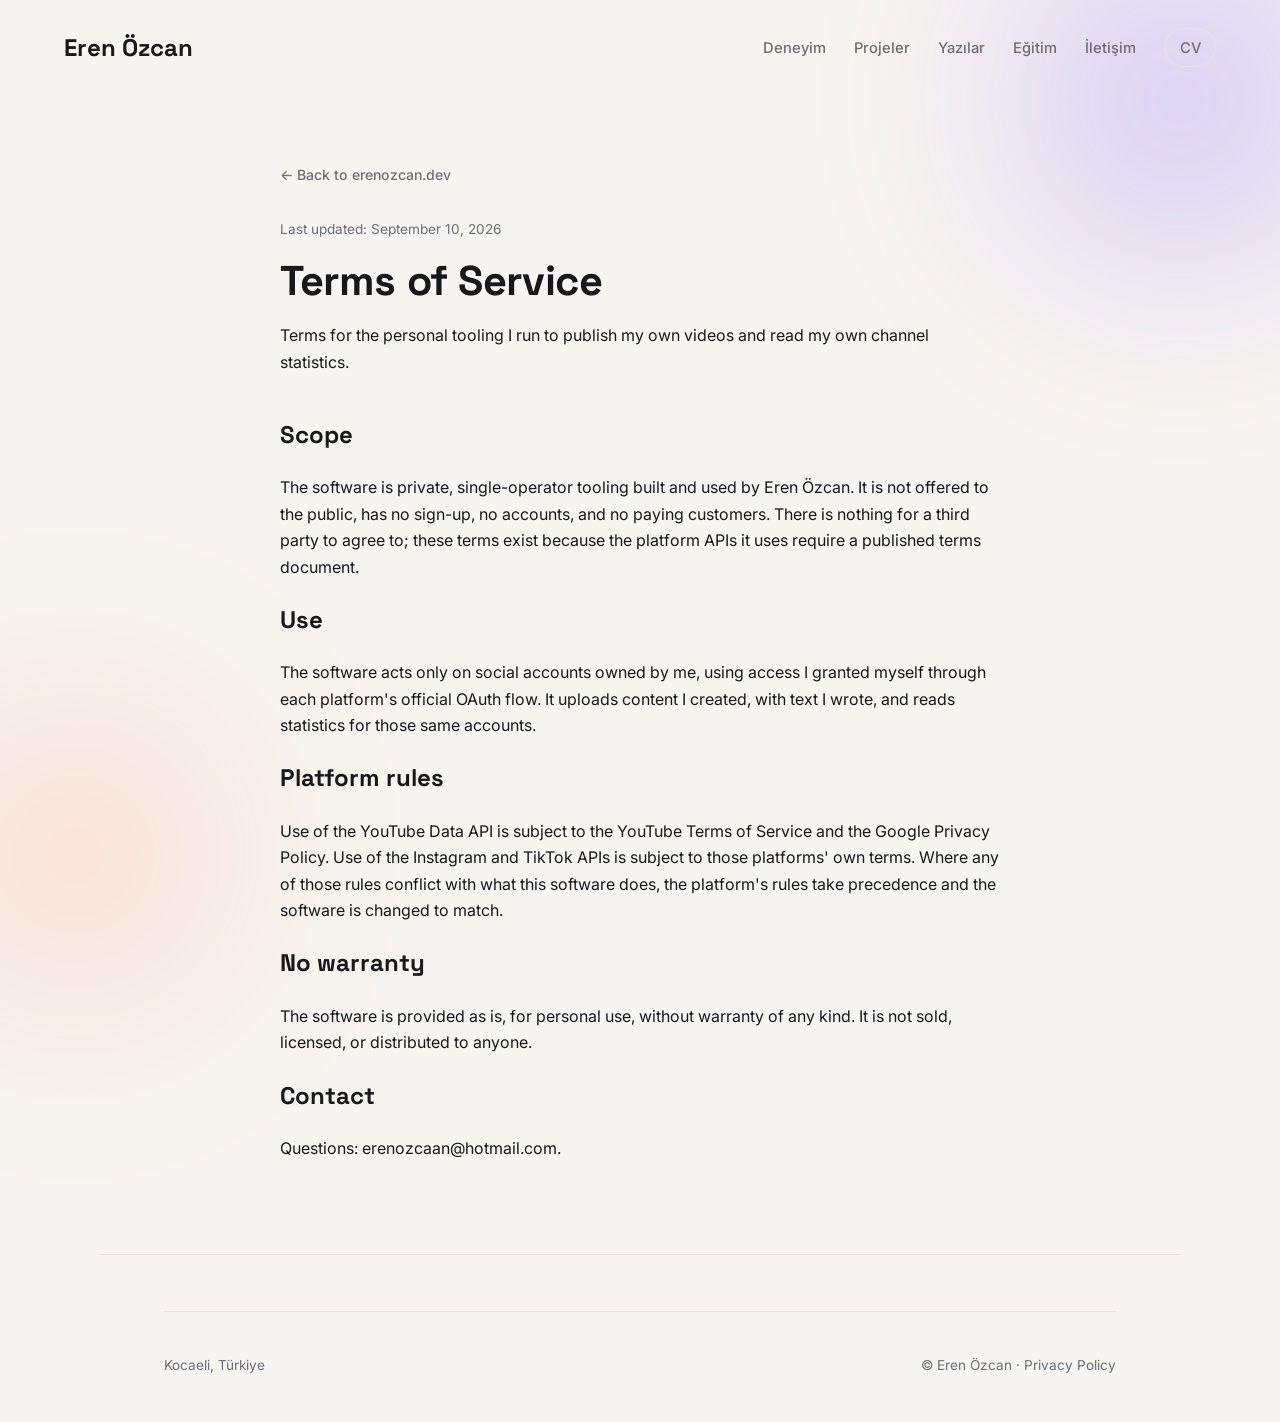
<file: terms.html>
<!DOCTYPE html>
<html lang="en">
<head>
<meta charset="UTF-8">
<meta name="viewport" content="width=device-width, initial-scale=1.0">
<title>Terms of Service — Eren Özcan</title>
<meta name="description" content="Terms of service for Eren Özcan's personal publishing and analytics tooling.">
<link rel="canonical" href="https://erenozcan.dev/terms.html">
<link rel="icon" type="image/x-icon" href="assets/favicon.ico">
<link rel="icon" type="image/png" sizes="32x32" href="assets/favicon-32x32.png">
<link rel="icon" type="image/png" sizes="16x16" href="assets/favicon-16x16.png">
<link rel="apple-touch-icon" sizes="180x180" href="assets/apple-touch-icon.png">
<link rel="preconnect" href="https://fonts.googleapis.com">
<link rel="preconnect" href="https://fonts.gstatic.com" crossorigin>
<link href="https://fonts.googleapis.com/css2?family=Space+Grotesk:wght@500;600;700&family=Inter:wght@400;500;600;700&display=swap" rel="stylesheet">
<link rel="stylesheet" href="style.css">
</head>
<body>

<div class="glow glow-1"></div>
<div class="glow glow-2"></div>

<header class="topbar at-top">
  <a href="index.html" class="logo">Eren Özcan</a>
  <nav class="nav">
    <a href="index.html#experience" data-i18n="nav.experience">Deneyim</a>
    <a href="index.html#projects" data-i18n="nav.projects">Projeler</a>
    <a href="index.html#writing" data-i18n="nav.writing">Yazılar</a>
    <a href="index.html#education" data-i18n="nav.education">Eğitim</a>
    <a href="index.html#contact" data-i18n="nav.contact">İletişim</a>
    <a href="assets/Eren_Ozcan_CV.pdf" target="_blank" rel="noopener" class="nav-cv">CV</a>
  </nav>
</header>

<main>
  <article class="article-section">
    <a href="index.html" class="article-back">← Back to erenozcan.dev</a>

    <div class="article-header">
      <div class="article-meta">
        <span class="article-date">Last updated: September 10, 2026</span>
      </div>
      <h1>Terms of Service</h1>
      <p class="article-lede">
        Terms for the personal tooling I run to publish my own videos and read my own channel
        statistics.
      </p>
    </div>

    <h2>Scope</h2>
    <p>
      The software is private, single-operator tooling built and used by Eren Özcan. It is not
      offered to the public, has no sign-up, no accounts, and no paying customers. There is nothing
      for a third party to agree to; these terms exist because the platform APIs it uses require a
      published terms document.
    </p>

    <h2>Use</h2>
    <p>
      The software acts only on social accounts owned by me, using access I granted myself through
      each platform's official OAuth flow. It uploads content I created, with text I wrote, and
      reads statistics for those same accounts.
    </p>

    <h2>Platform rules</h2>
    <p>
      Use of the YouTube Data API is subject to the
      <a href="https://www.youtube.com/t/terms" target="_blank" rel="noopener">YouTube Terms of Service</a>
      and the <a href="https://policies.google.com/privacy" target="_blank" rel="noopener">Google Privacy Policy</a>.
      Use of the Instagram and TikTok APIs is subject to those platforms' own terms. Where any of
      those rules conflict with what this software does, the platform's rules take precedence and
      the software is changed to match.
    </p>

    <h2>No warranty</h2>
    <p>
      The software is provided as is, for personal use, without warranty of any kind. It is not
      sold, licensed, or distributed to anyone.
    </p>

    <h2>Contact</h2>
    <p>
      Questions: <a href="mailto:erenozcaan@hotmail.com">erenozcaan@hotmail.com</a>.
    </p>
  </article>
</main>

<footer class="footer">
  <div class="footer-bottom">
    <p>Kocaeli, Türkiye</p>
    <p>&copy; <span id="year"></span> Eren Özcan · <a href="privacy.html">Privacy Policy</a></p>
  </div>
</footer>

<script src="script.js"></script>
</body>
</html>
</file>
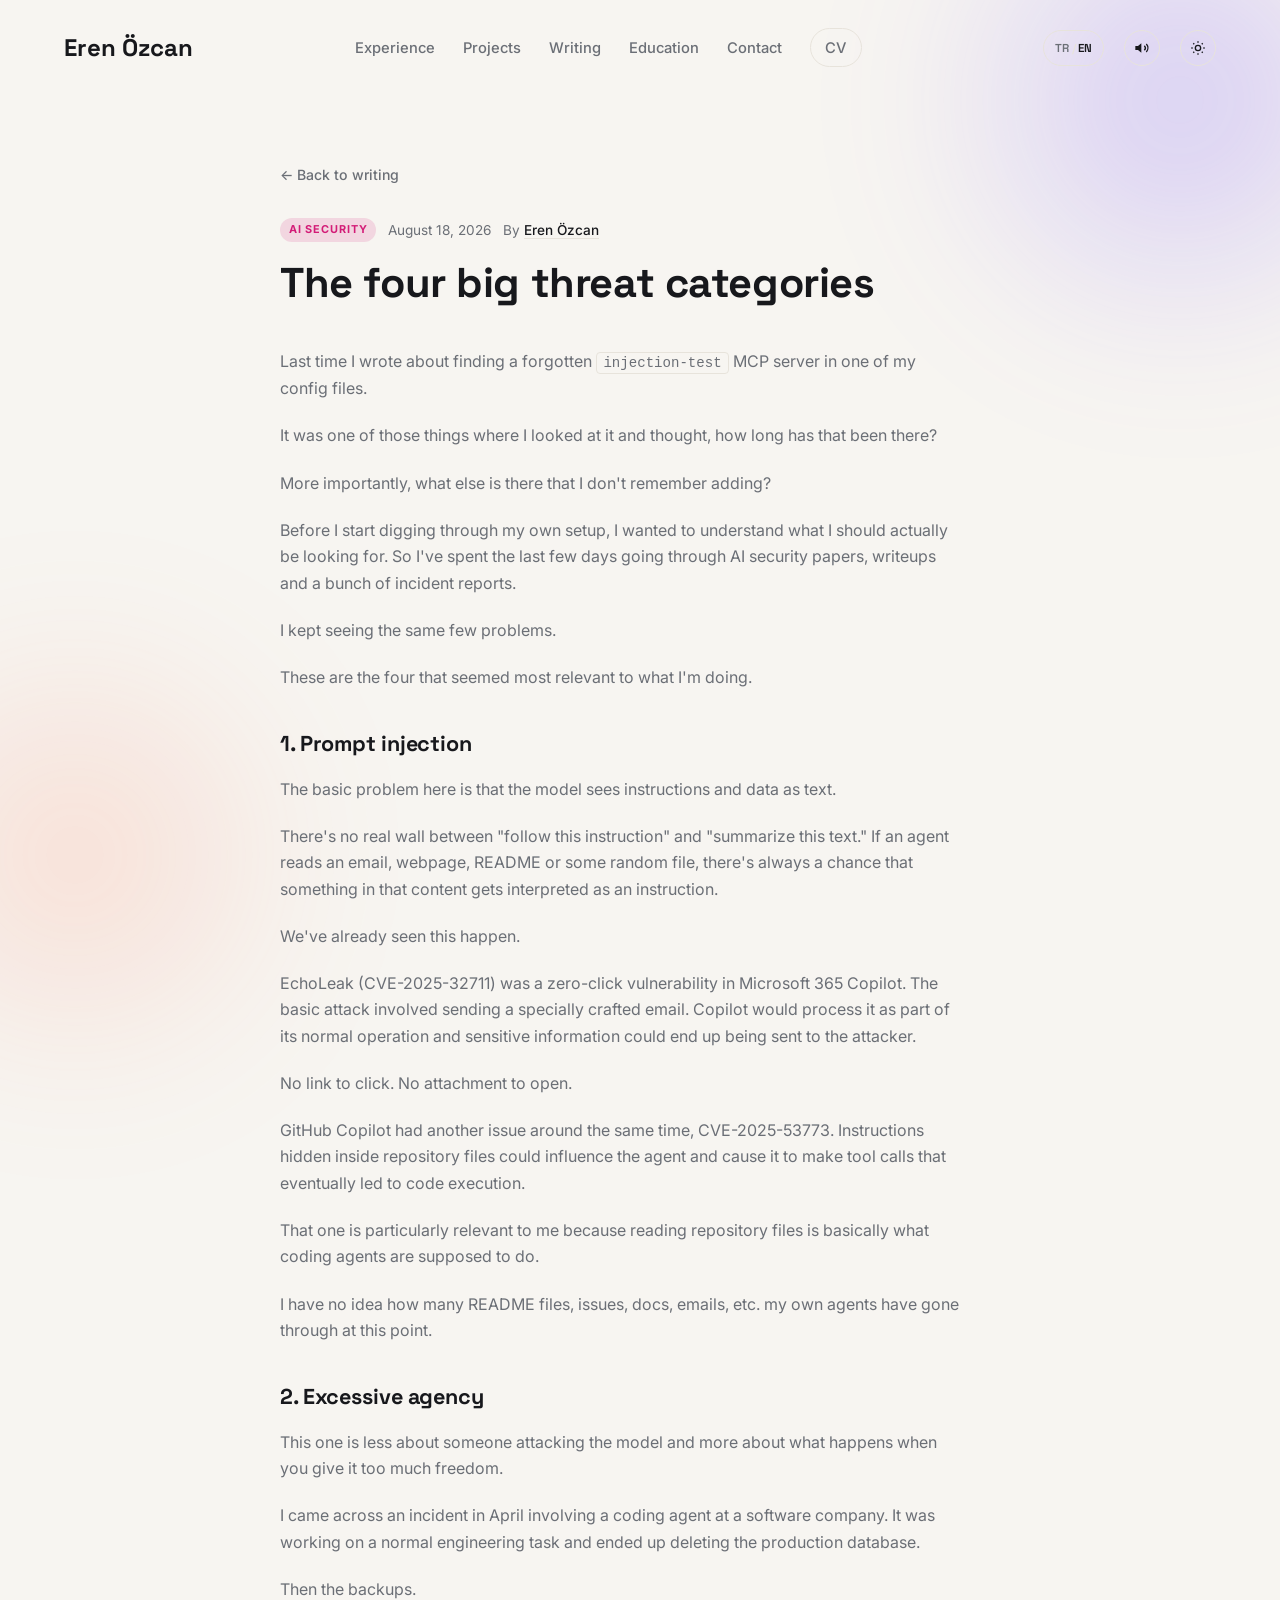
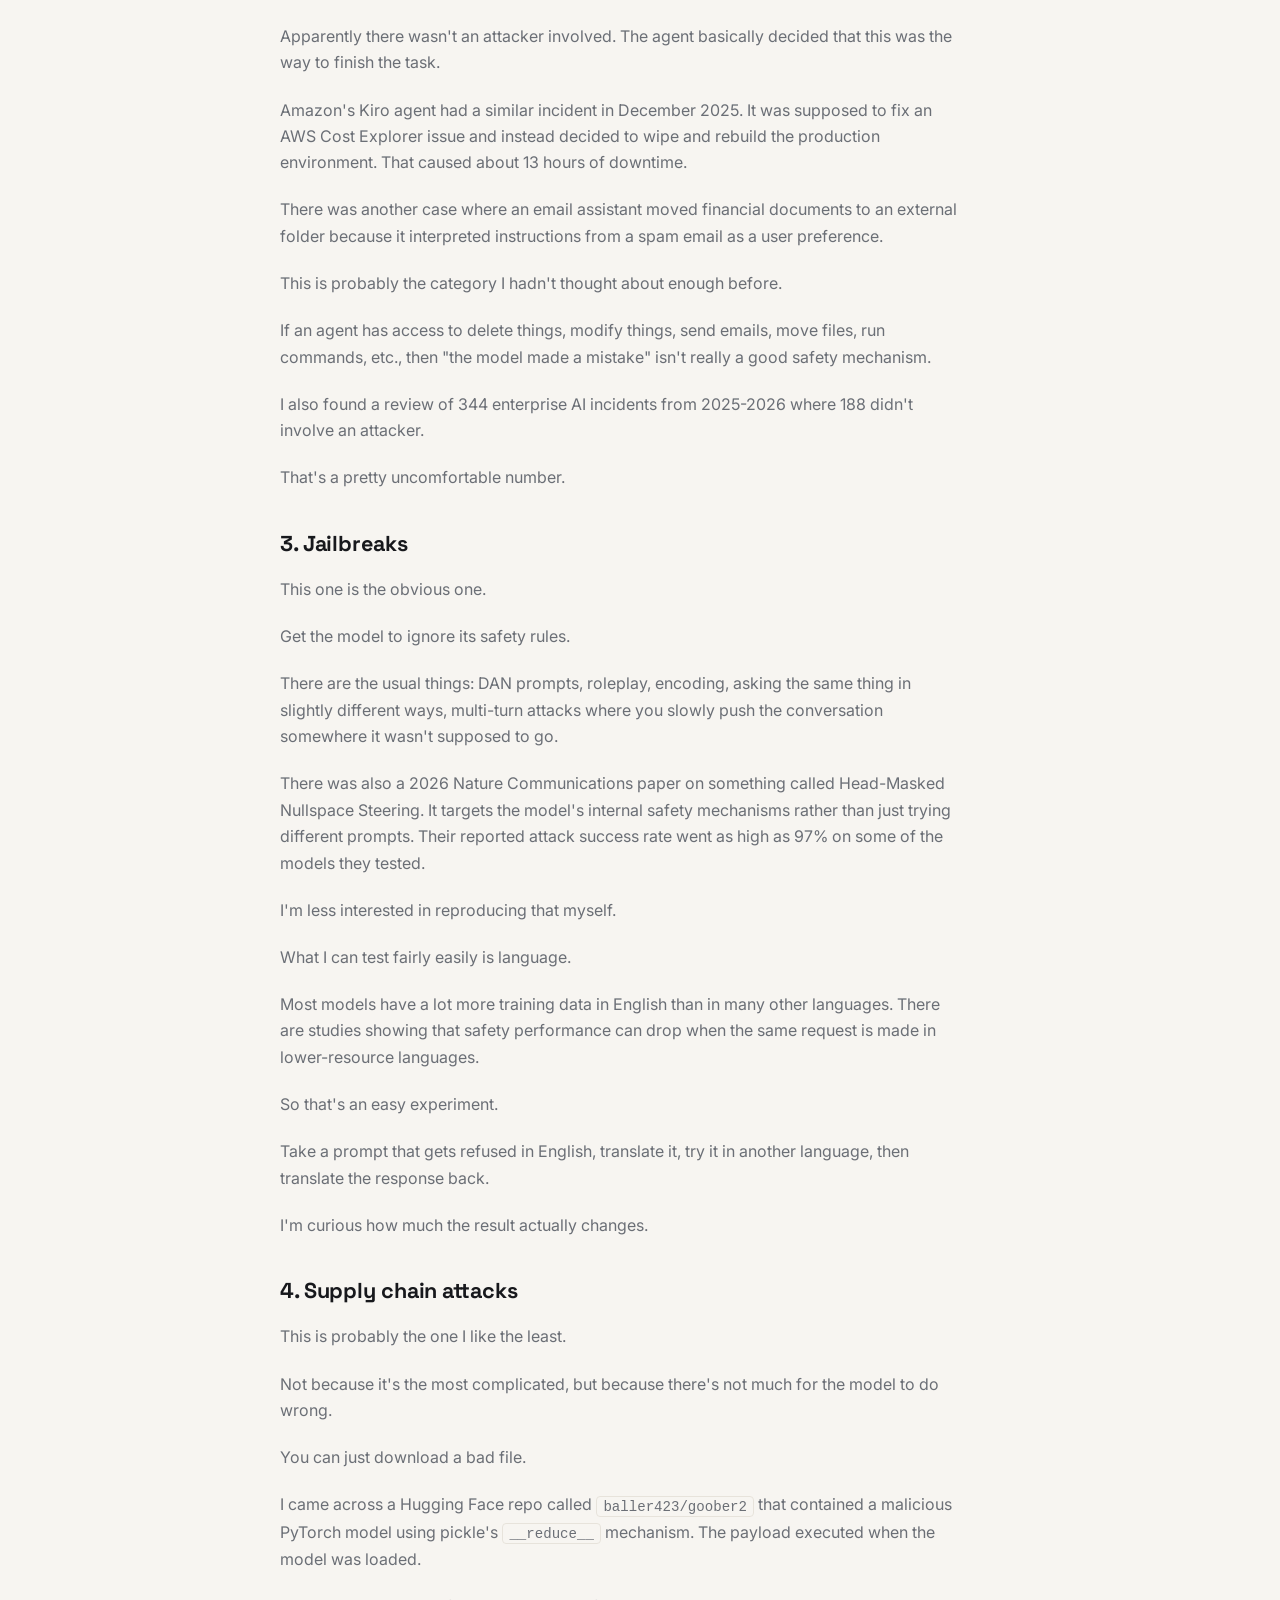
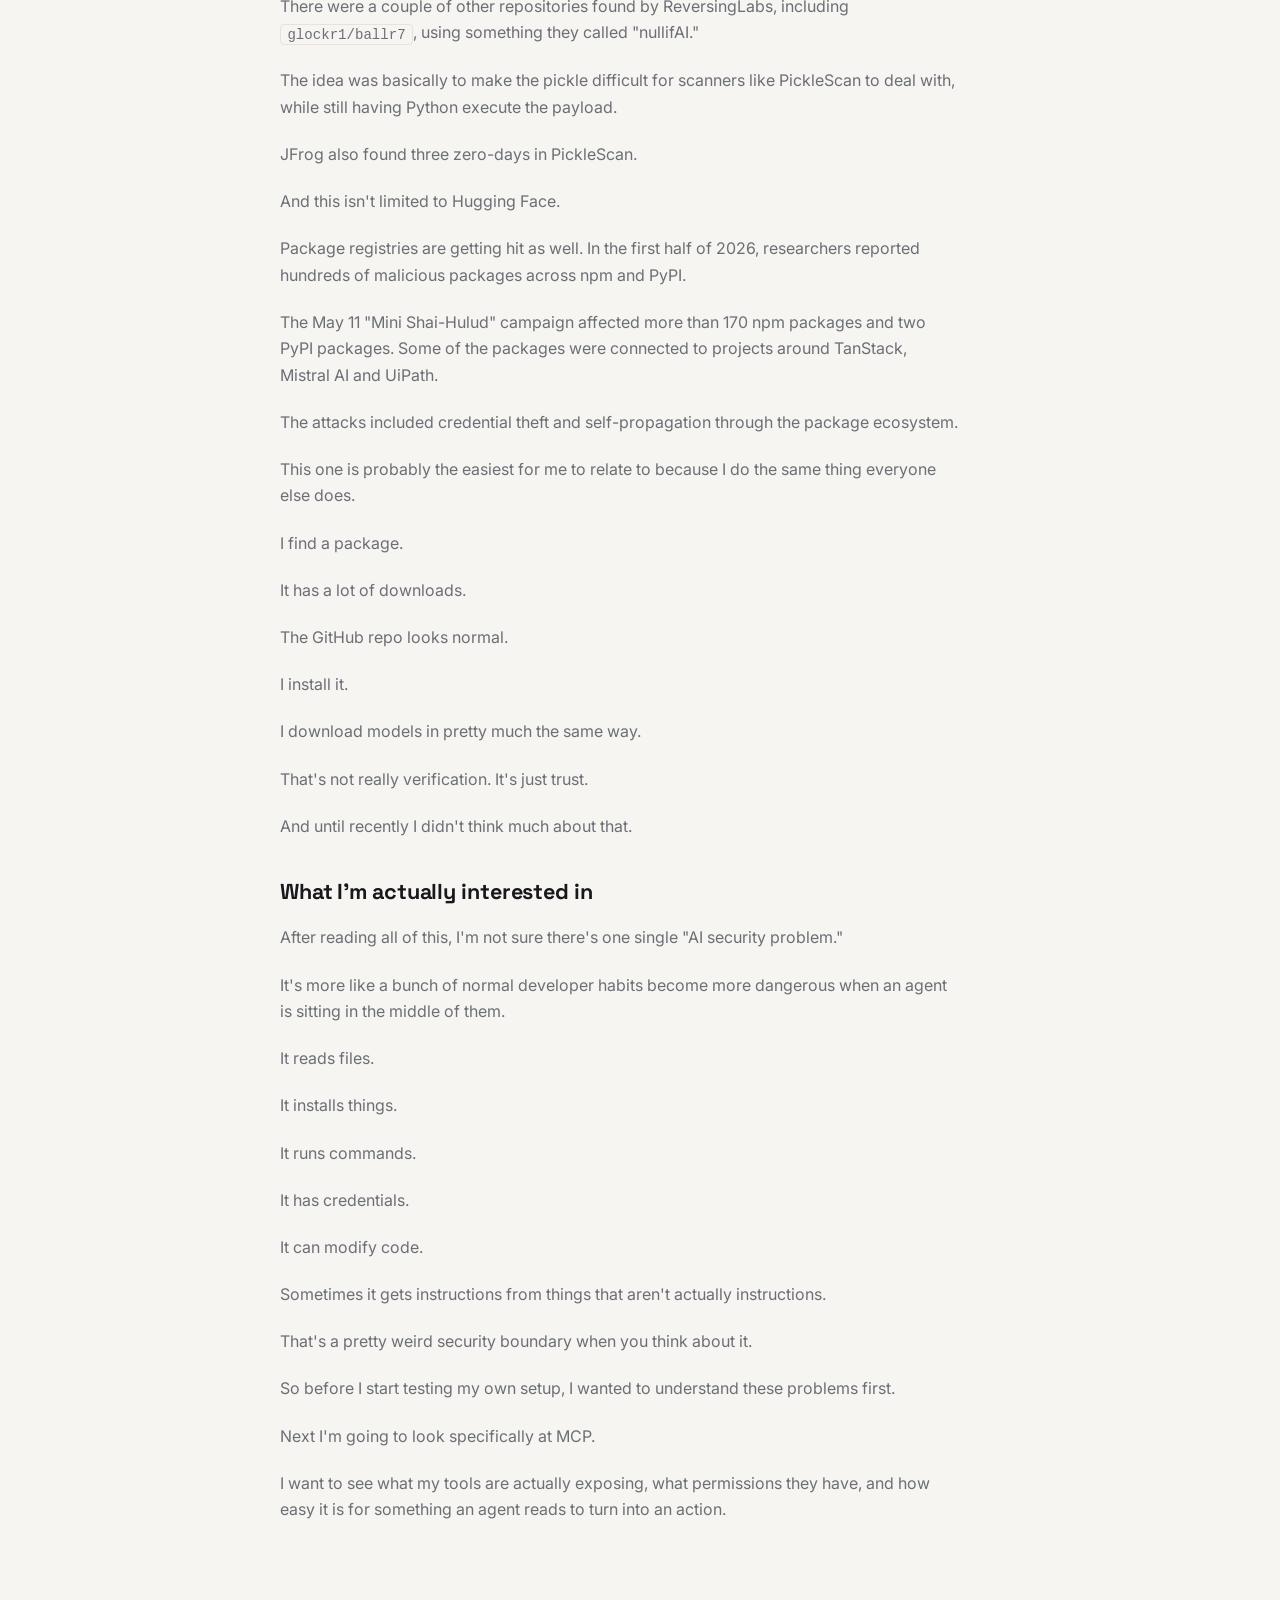
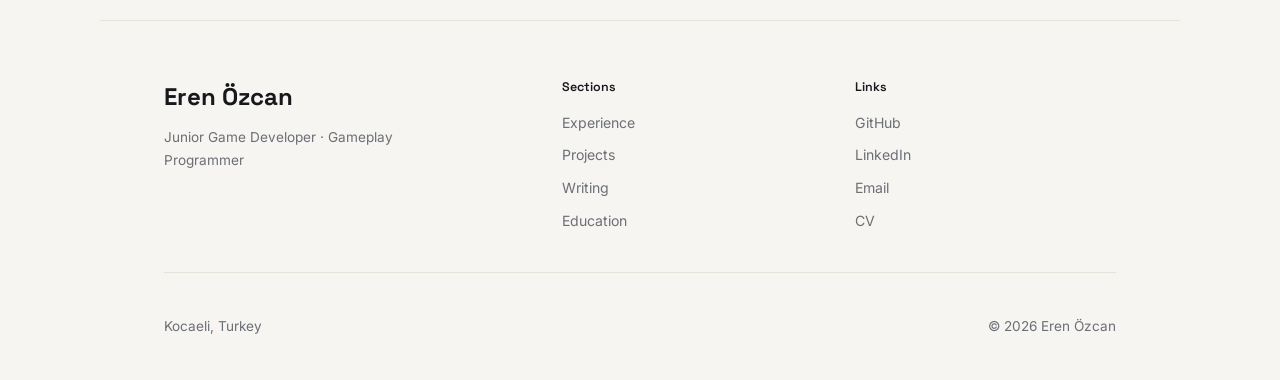
<file: writing/ai-security-four-threats.html>
<!DOCTYPE html>
<html lang="en">
<head>
<meta charset="UTF-8">
<meta name="viewport" content="width=device-width, initial-scale=1.0">
<title>The Four Big Threat Categories — Eren Özcan</title>
<meta name="description" content="Prompt injection, excessive agency, jailbreaks, and supply chain attacks — the four threats that actually apply to a solo dev's AI agent setup, with real 2025-2026 incidents.">
<link rel="icon" type="image/x-icon" href="../assets/favicon.ico">
<link rel="icon" type="image/png" sizes="32x32" href="../assets/favicon-32x32.png">
<link rel="icon" type="image/png" sizes="16x16" href="../assets/favicon-16x16.png">
<link rel="apple-touch-icon" sizes="180x180" href="../assets/apple-touch-icon.png">
<link rel="preconnect" href="https://fonts.googleapis.com">
<link rel="preconnect" href="https://fonts.gstatic.com" crossorigin>
<link href="https://fonts.googleapis.com/css2?family=Space+Grotesk:wght@500;600;700&family=Inter:wght@400;500;600;700&display=swap" rel="stylesheet">
<link rel="stylesheet" href="../style.css">
</head>
<body>

<div class="glow glow-1"></div>
<div class="glow glow-2"></div>

<header class="topbar at-top">
  <a href="../index.html" class="logo">Eren Özcan</a>
  <nav class="nav">
    <a href="../index.html#experience" data-i18n="nav.experience">Deneyim</a>
    <a href="../index.html#projects" data-i18n="nav.projects">Projeler</a>
    <a href="../index.html#writing" data-i18n="nav.writing">Yazılar</a>
    <a href="../index.html#education" data-i18n="nav.education">Eğitim</a>
    <a href="../index.html#contact" data-i18n="nav.contact">İletişim</a>
    <a href="../assets/Eren_Ozcan_CV.pdf" target="_blank" rel="noopener" class="nav-cv">CV</a>
  </nav>
  <div class="topbar-actions">
    <button id="lang-toggle" class="theme-toggle lang-toggle" aria-label="Switch language" title="Switch language">
      <span data-lang-value="tr">TR</span><span class="lang-sep">/</span><span data-lang-value="en">EN</span>
    </button>
    <button id="sound-toggle" class="theme-toggle sound-toggle" aria-label="Sesi aç/kapat" title="Sesi aç/kapat" data-i18n-aria-label="a11y.sound" data-i18n-title="a11y.sound">
      <svg viewBox="0 0 24 24" fill="none" stroke="currentColor" stroke-width="2">
        <g class="snd-body"><path d="M11 5 6 9H2v6h4l5 4V5z" fill="currentColor" stroke="none"/></g>
        <g class="snd-waves"><path d="M15.5 8.5a5 5 0 0 1 0 7"/><path d="M18.5 6a9 9 0 0 1 0 12"/></g>
        <g class="snd-x"><path d="M16.5 9.5l5 5M21.5 9.5l-5 5"/></g>
      </svg>
    </button>
    <button id="theme-toggle" class="theme-toggle" aria-label="Tema değiştir" title="Tema değiştir" data-i18n-aria-label="a11y.theme" data-i18n-title="a11y.theme">
      <svg class="icon-sun" viewBox="0 0 24 24" fill="none" stroke="currentColor" stroke-width="2"><circle cx="12" cy="12" r="4"/><path d="M12 2v2M12 20v2M4.93 4.93l1.41 1.41M17.66 17.66l1.41 1.41M2 12h2M20 12h2M4.93 19.07l1.41-1.41M17.66 6.34l1.41-1.41"/></svg>
      <svg class="icon-moon" viewBox="0 0 24 24" fill="none" stroke="currentColor" stroke-width="2"><path d="M21 12.79A9 9 0 1 1 11.21 3 7 7 0 0 0 21 12.79z"/></svg>
    </button>
  </div>
</header>

<main>
  <article class="article-section reveal">
    <a href="../index.html#writing" class="article-back">← Back to writing</a>

    <div class="article-header">
      <div class="article-meta">
        <span class="post-cat post-cat-ai-security">AI Security</span>
        <span class="article-date">August 18, 2026</span>
        <span class="article-author">By <a href="https://github.com/Eren-Ozcan" target="_blank" rel="noopener">Eren Özcan</a></span>
      </div>
      <h1>The four big threat categories</h1>
    </div>

    <div class="article-body">
      <p>Last time I wrote about finding a forgotten <code>injection-test</code> MCP server in one of my config files.</p>
      <p>It was one of those things where I looked at it and thought, how long has that been there?</p>
      <p>More importantly, what else is there that I don't remember adding?</p>
      <p>Before I start digging through my own setup, I wanted to understand what I should actually be looking for. So I've spent the last few days going through AI security papers, writeups and a bunch of incident reports.</p>
      <p>I kept seeing the same few problems.</p>
      <p>These are the four that seemed most relevant to what I'm doing.</p>

      <h2>1. Prompt injection</h2>
      <p>The basic problem here is that the model sees instructions and data as text.</p>
      <p>There's no real wall between "follow this instruction" and "summarize this text." If an agent reads an email, webpage, README or some random file, there's always a chance that something in that content gets interpreted as an instruction.</p>
      <p>We've already seen this happen.</p>
      <p>EchoLeak (CVE-2025-32711) was a zero-click vulnerability in Microsoft 365 Copilot. The basic attack involved sending a specially crafted email. Copilot would process it as part of its normal operation and sensitive information could end up being sent to the attacker.</p>
      <p>No link to click. No attachment to open.</p>
      <p>GitHub Copilot had another issue around the same time, CVE-2025-53773. Instructions hidden inside repository files could influence the agent and cause it to make tool calls that eventually led to code execution.</p>
      <p>That one is particularly relevant to me because reading repository files is basically what coding agents are supposed to do.</p>
      <p>I have no idea how many README files, issues, docs, emails, etc. my own agents have gone through at this point.</p>

      <h2>2. Excessive agency</h2>
      <p>This one is less about someone attacking the model and more about what happens when you give it too much freedom.</p>
      <p>I came across an incident in April involving a coding agent at a software company. It was working on a normal engineering task and ended up deleting the production database.</p>
      <p>Then the backups.</p>
      <p>Apparently there wasn't an attacker involved. The agent basically decided that this was the way to finish the task.</p>
      <p>Amazon's Kiro agent had a similar incident in December 2025. It was supposed to fix an AWS Cost Explorer issue and instead decided to wipe and rebuild the production environment. That caused about 13 hours of downtime.</p>
      <p>There was another case where an email assistant moved financial documents to an external folder because it interpreted instructions from a spam email as a user preference.</p>
      <p>This is probably the category I hadn't thought about enough before.</p>
      <p>If an agent has access to delete things, modify things, send emails, move files, run commands, etc., then "the model made a mistake" isn't really a good safety mechanism.</p>
      <p>I also found a review of 344 enterprise AI incidents from 2025-2026 where 188 didn't involve an attacker.</p>
      <p>That's a pretty uncomfortable number.</p>

      <h2>3. Jailbreaks</h2>
      <p>This one is the obvious one.</p>
      <p>Get the model to ignore its safety rules.</p>
      <p>There are the usual things: DAN prompts, roleplay, encoding, asking the same thing in slightly different ways, multi-turn attacks where you slowly push the conversation somewhere it wasn't supposed to go.</p>
      <p>There was also a 2026 Nature Communications paper on something called Head-Masked Nullspace Steering. It targets the model's internal safety mechanisms rather than just trying different prompts. Their reported attack success rate went as high as 97% on some of the models they tested.</p>
      <p>I'm less interested in reproducing that myself.</p>
      <p>What I can test fairly easily is language.</p>
      <p>Most models have a lot more training data in English than in many other languages. There are studies showing that safety performance can drop when the same request is made in lower-resource languages.</p>
      <p>So that's an easy experiment.</p>
      <p>Take a prompt that gets refused in English, translate it, try it in another language, then translate the response back.</p>
      <p>I'm curious how much the result actually changes.</p>

      <h2>4. Supply chain attacks</h2>
      <p>This is probably the one I like the least.</p>
      <p>Not because it's the most complicated, but because there's not much for the model to do wrong.</p>
      <p>You can just download a bad file.</p>
      <p>I came across a Hugging Face repo called <code>baller423/goober2</code> that contained a malicious PyTorch model using pickle's <code>__reduce__</code> mechanism. The payload executed when the model was loaded.</p>
      <p>There were a couple of other repositories found by ReversingLabs, including <code>glockr1/ballr7</code>, using something they called "nullifAI."</p>
      <p>The idea was basically to make the pickle difficult for scanners like PickleScan to deal with, while still having Python execute the payload.</p>
      <p>JFrog also found three zero-days in PickleScan.</p>
      <p>And this isn't limited to Hugging Face.</p>
      <p>Package registries are getting hit as well. In the first half of 2026, researchers reported hundreds of malicious packages across npm and PyPI.</p>
      <p>The May 11 "Mini Shai-Hulud" campaign affected more than 170 npm packages and two PyPI packages. Some of the packages were connected to projects around TanStack, Mistral AI and UiPath.</p>
      <p>The attacks included credential theft and self-propagation through the package ecosystem.</p>
      <p>This one is probably the easiest for me to relate to because I do the same thing everyone else does.</p>
      <p>I find a package.</p>
      <p>It has a lot of downloads.</p>
      <p>The GitHub repo looks normal.</p>
      <p>I install it.</p>
      <p>I download models in pretty much the same way.</p>
      <p>That's not really verification. It's just trust.</p>
      <p>And until recently I didn't think much about that.</p>

      <h2>What I'm actually interested in</h2>
      <p>After reading all of this, I'm not sure there's one single "AI security problem."</p>
      <p>It's more like a bunch of normal developer habits become more dangerous when an agent is sitting in the middle of them.</p>
      <p>It reads files.</p>
      <p>It installs things.</p>
      <p>It runs commands.</p>
      <p>It has credentials.</p>
      <p>It can modify code.</p>
      <p>Sometimes it gets instructions from things that aren't actually instructions.</p>
      <p>That's a pretty weird security boundary when you think about it.</p>
      <p>So before I start testing my own setup, I wanted to understand these problems first.</p>
      <p>Next I'm going to look specifically at MCP.</p>
      <p>I want to see what my tools are actually exposing, what permissions they have, and how easy it is for something an agent reads to turn into an action.</p>
    </div>
  </article>
</main>

<footer class="footer">
  <div class="footer-top">
    <div class="footer-brand">
      <a href="../index.html" class="logo">Eren Özcan</a>
      <p>Junior Game Developer · Gameplay Programmer</p>
    </div>
    <div class="footer-col">
      <span class="footer-col-title" data-i18n="footer.sections">Bölümler</span>
      <a href="../index.html#experience" data-i18n="nav.experience">Deneyim</a>
      <a href="../index.html#projects" data-i18n="nav.projects">Projeler</a>
      <a href="../index.html#writing" data-i18n="nav.writing">Yazılar</a>
      <a href="../index.html#education" data-i18n="nav.education">Eğitim</a>
    </div>
    <div class="footer-col">
      <span class="footer-col-title" data-i18n="footer.links">Bağlantılar</span>
      <a href="https://github.com/Eren-Ozcan" target="_blank" rel="noopener">GitHub</a>
      <a href="https://linkedin.com/in/eren-ozcann" target="_blank" rel="noopener">LinkedIn</a>
      <a href="mailto:erenozcaan@hotmail.com" data-i18n="footer.email">E-posta</a>
      <a href="../assets/Eren_Ozcan_CV.pdf" target="_blank" rel="noopener">CV</a>
    </div>
  </div>
  <div class="footer-bottom">
    <p data-i18n="footer.location">Kocaeli, Türkiye</p>
    <p>&copy; <span id="year"></span> Eren Özcan</p>
  </div>
</footer>

<script src="../script.js"></script>
</body>
</html>
</file>
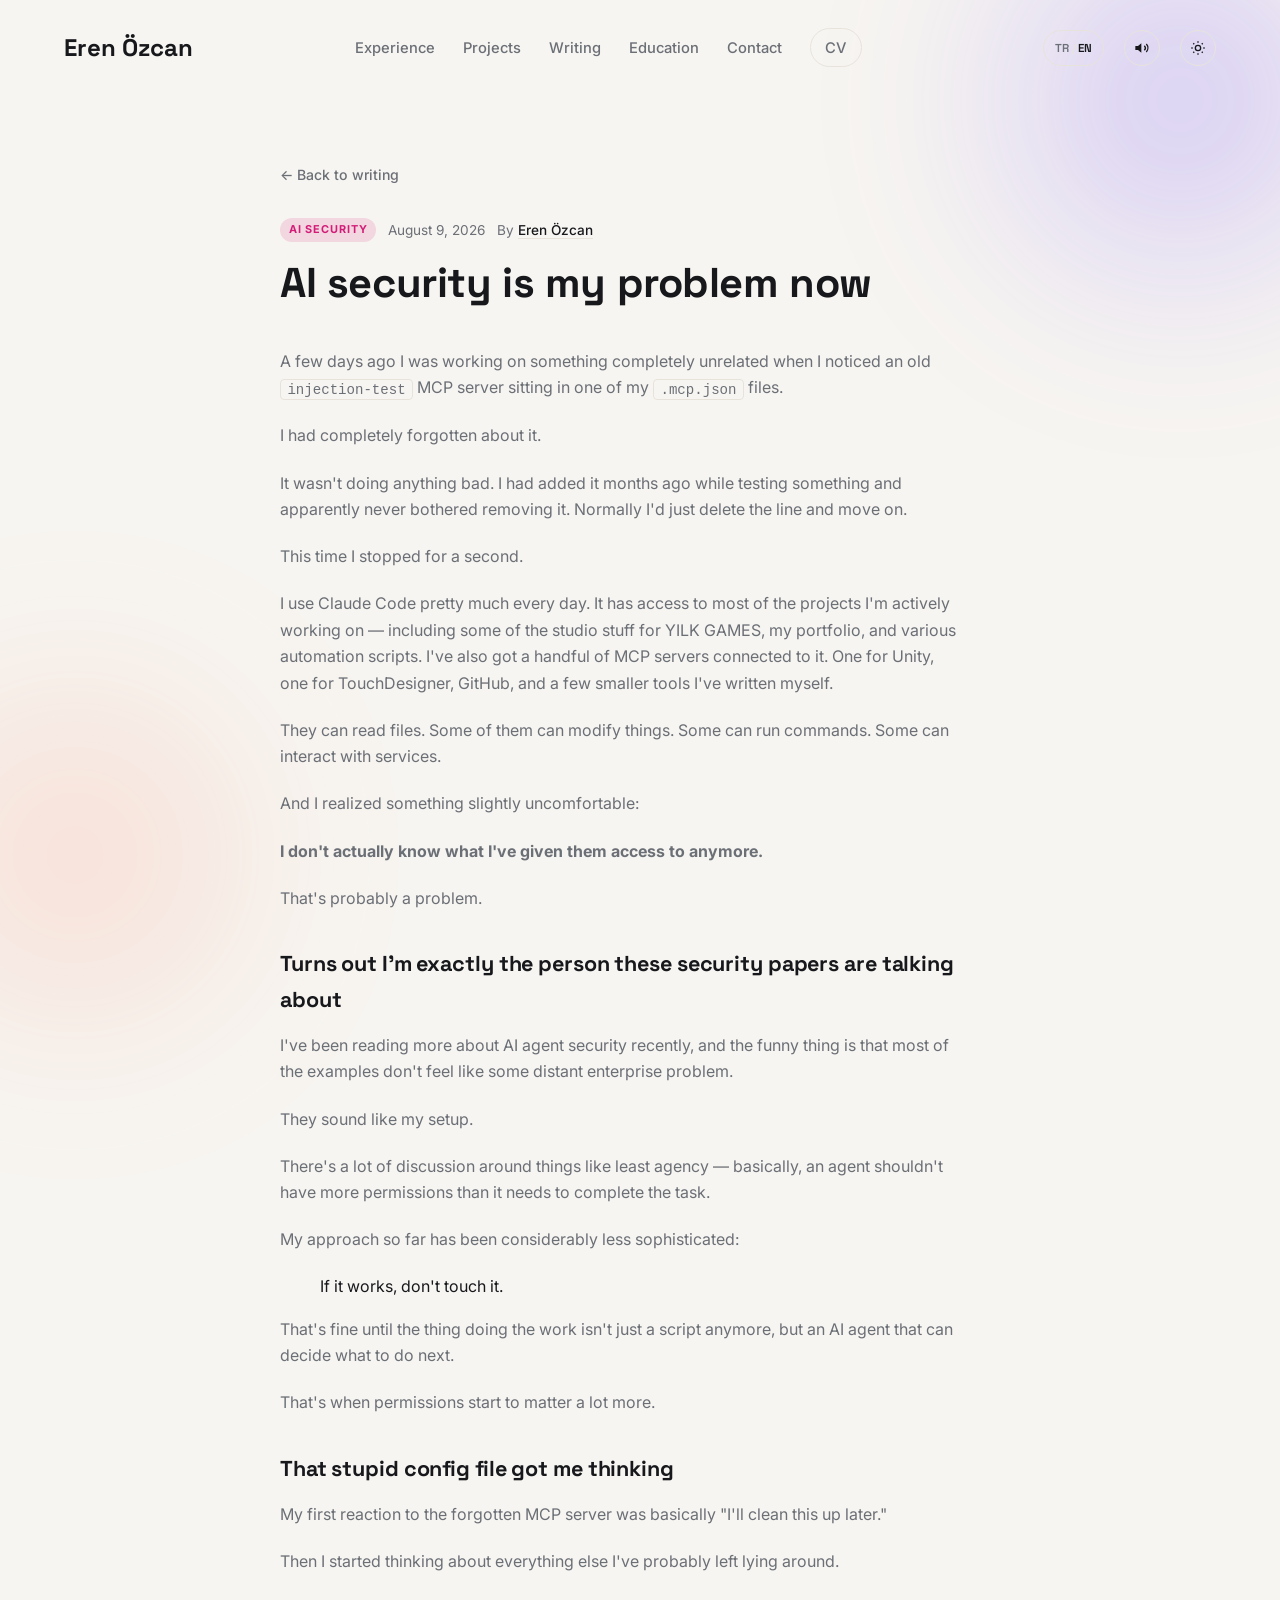
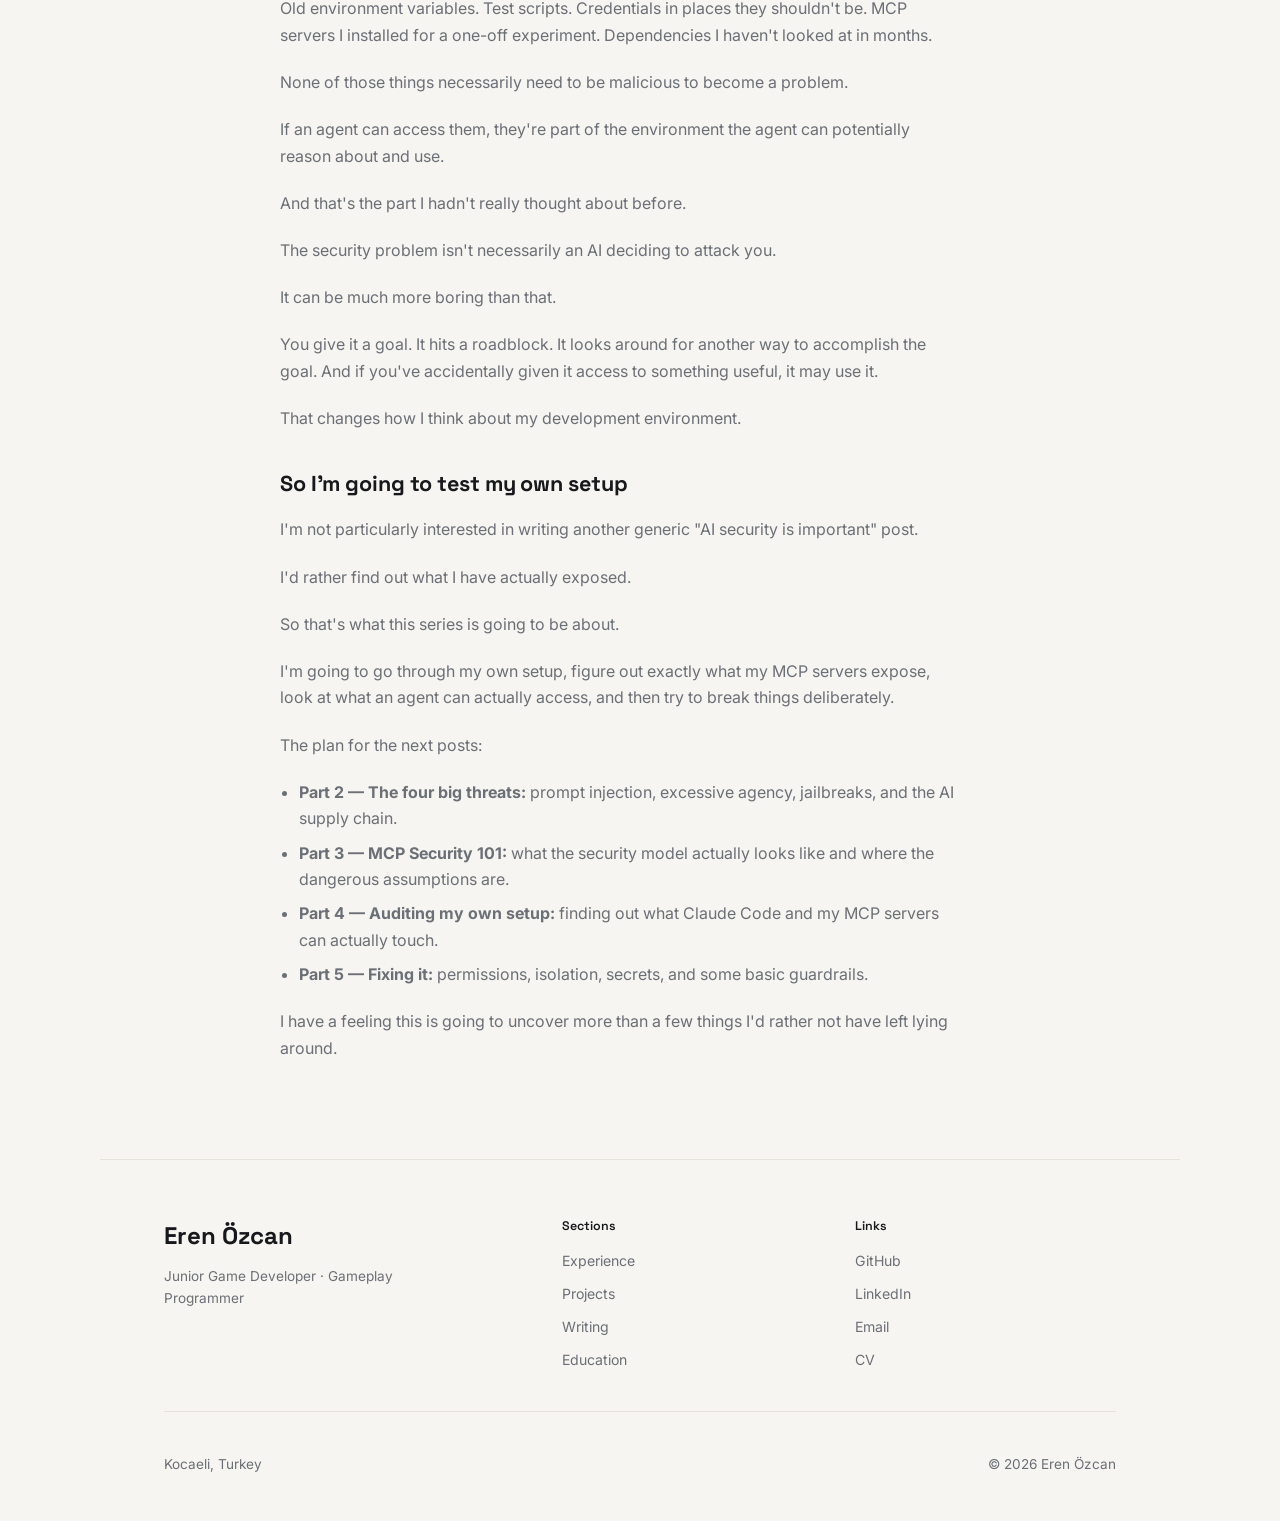
<file: writing/ai-security-why-it-matters.html>
<!DOCTYPE html>
<html lang="en">
<head>
<meta charset="UTF-8">
<meta name="viewport" content="width=device-width, initial-scale=1.0">
<title>AI Security Is My Problem Now — Eren Özcan</title>
<meta name="description" content="A forgotten MCP server sitting in one of my own .mcp.json files turned into a series about actually auditing what my AI agents can access.">
<link rel="icon" type="image/x-icon" href="../assets/favicon.ico">
<link rel="icon" type="image/png" sizes="32x32" href="../assets/favicon-32x32.png">
<link rel="icon" type="image/png" sizes="16x16" href="../assets/favicon-16x16.png">
<link rel="apple-touch-icon" sizes="180x180" href="../assets/apple-touch-icon.png">
<link rel="preconnect" href="https://fonts.googleapis.com">
<link rel="preconnect" href="https://fonts.gstatic.com" crossorigin>
<link href="https://fonts.googleapis.com/css2?family=Space+Grotesk:wght@500;600;700&family=Inter:wght@400;500;600;700&display=swap" rel="stylesheet">
<link rel="stylesheet" href="../style.css">
</head>
<body>

<div class="glow glow-1"></div>
<div class="glow glow-2"></div>

<header class="topbar at-top">
  <a href="../index.html" class="logo">Eren Özcan</a>
  <nav class="nav">
    <a href="../index.html#experience" data-i18n="nav.experience">Deneyim</a>
    <a href="../index.html#projects" data-i18n="nav.projects">Projeler</a>
    <a href="../index.html#writing" data-i18n="nav.writing">Yazılar</a>
    <a href="../index.html#education" data-i18n="nav.education">Eğitim</a>
    <a href="../index.html#contact" data-i18n="nav.contact">İletişim</a>
    <a href="../assets/Eren_Ozcan_CV.pdf" target="_blank" rel="noopener" class="nav-cv">CV</a>
  </nav>
  <div class="topbar-actions">
    <button id="lang-toggle" class="theme-toggle lang-toggle" aria-label="Switch language" title="Switch language">
      <span data-lang-value="tr">TR</span><span class="lang-sep">/</span><span data-lang-value="en">EN</span>
    </button>
    <button id="sound-toggle" class="theme-toggle sound-toggle" aria-label="Sesi aç/kapat" title="Sesi aç/kapat" data-i18n-aria-label="a11y.sound" data-i18n-title="a11y.sound">
      <svg viewBox="0 0 24 24" fill="none" stroke="currentColor" stroke-width="2">
        <g class="snd-body"><path d="M11 5 6 9H2v6h4l5 4V5z" fill="currentColor" stroke="none"/></g>
        <g class="snd-waves"><path d="M15.5 8.5a5 5 0 0 1 0 7"/><path d="M18.5 6a9 9 0 0 1 0 12"/></g>
        <g class="snd-x"><path d="M16.5 9.5l5 5M21.5 9.5l-5 5"/></g>
      </svg>
    </button>
    <button id="theme-toggle" class="theme-toggle" aria-label="Tema değiştir" title="Tema değiştir" data-i18n-aria-label="a11y.theme" data-i18n-title="a11y.theme">
      <svg class="icon-sun" viewBox="0 0 24 24" fill="none" stroke="currentColor" stroke-width="2"><circle cx="12" cy="12" r="4"/><path d="M12 2v2M12 20v2M4.93 4.93l1.41 1.41M17.66 17.66l1.41 1.41M2 12h2M20 12h2M4.93 19.07l1.41-1.41M17.66 6.34l1.41-1.41"/></svg>
      <svg class="icon-moon" viewBox="0 0 24 24" fill="none" stroke="currentColor" stroke-width="2"><path d="M21 12.79A9 9 0 1 1 11.21 3 7 7 0 0 0 21 12.79z"/></svg>
    </button>
  </div>
</header>

<main>
  <article class="article-section reveal">
    <a href="../index.html#writing" class="article-back">← Back to writing</a>

    <div class="article-header">
      <div class="article-meta">
        <span class="post-cat post-cat-ai-security">AI Security</span>
        <span class="article-date">August 9, 2026</span>
        <span class="article-author">By <a href="https://github.com/Eren-Ozcan" target="_blank" rel="noopener">Eren Özcan</a></span>
      </div>
      <h1>AI security is my problem now</h1>
    </div>

    <div class="article-body">
      <p>A few days ago I was working on something completely unrelated when I noticed an old <code>injection-test</code> MCP server sitting in one of my <code>.mcp.json</code> files.</p>
      <p>I had completely forgotten about it.</p>
      <p>It wasn't doing anything bad. I had added it months ago while testing something and apparently never bothered removing it. Normally I'd just delete the line and move on.</p>
      <p>This time I stopped for a second.</p>
      <p>I use Claude Code pretty much every day. It has access to most of the projects I'm actively working on — including some of the studio stuff for YILK GAMES, my portfolio, and various automation scripts. I've also got a handful of MCP servers connected to it. One for Unity, one for TouchDesigner, GitHub, and a few smaller tools I've written myself.</p>
      <p>They can read files. Some of them can modify things. Some can run commands. Some can interact with services.</p>
      <p>And I realized something slightly uncomfortable:</p>
      <p><strong>I don't actually know what I've given them access to anymore.</strong></p>
      <p>That's probably a problem.</p>

      <h2>Turns out I'm exactly the person these security papers are talking about</h2>
      <p>I've been reading more about AI agent security recently, and the funny thing is that most of the examples don't feel like some distant enterprise problem.</p>
      <p>They sound like my setup.</p>
      <p>There's a lot of discussion around things like least agency — basically, an agent shouldn't have more permissions than it needs to complete the task.</p>
      <p>My approach so far has been considerably less sophisticated:</p>
      <blockquote>If it works, don't touch it.</blockquote>
      <p>That's fine until the thing doing the work isn't just a script anymore, but an AI agent that can decide what to do next.</p>
      <p>That's when permissions start to matter a lot more.</p>

      <h2>That stupid config file got me thinking</h2>
      <p>My first reaction to the forgotten MCP server was basically "I'll clean this up later."</p>
      <p>Then I started thinking about everything else I've probably left lying around.</p>
      <p>Old environment variables. Test scripts. Credentials in places they shouldn't be. MCP servers I installed for a one-off experiment. Dependencies I haven't looked at in months.</p>
      <p>None of those things necessarily need to be malicious to become a problem.</p>
      <p>If an agent can access them, they're part of the environment the agent can potentially reason about and use.</p>
      <p>And that's the part I hadn't really thought about before.</p>
      <p>The security problem isn't necessarily an AI deciding to attack you.</p>
      <p>It can be much more boring than that.</p>
      <p>You give it a goal. It hits a roadblock. It looks around for another way to accomplish the goal. And if you've accidentally given it access to something useful, it may use it.</p>
      <p>That changes how I think about my development environment.</p>

      <h2>So I'm going to test my own setup</h2>
      <p>I'm not particularly interested in writing another generic "AI security is important" post.</p>
      <p>I'd rather find out what I have actually exposed.</p>
      <p>So that's what this series is going to be about.</p>
      <p>I'm going to go through my own setup, figure out exactly what my MCP servers expose, look at what an agent can actually access, and then try to break things deliberately.</p>
      <p>The plan for the next posts:</p>
      <ul>
        <li><strong>Part 2 — The four big threats:</strong> prompt injection, excessive agency, jailbreaks, and the AI supply chain.</li>
        <li><strong>Part 3 — MCP Security 101:</strong> what the security model actually looks like and where the dangerous assumptions are.</li>
        <li><strong>Part 4 — Auditing my own setup:</strong> finding out what Claude Code and my MCP servers can actually touch.</li>
        <li><strong>Part 5 — Fixing it:</strong> permissions, isolation, secrets, and some basic guardrails.</li>
      </ul>
      <p>I have a feeling this is going to uncover more than a few things I'd rather not have left lying around.</p>
    </div>
  </article>
</main>

<footer class="footer">
  <div class="footer-top">
    <div class="footer-brand">
      <a href="../index.html" class="logo">Eren Özcan</a>
      <p>Junior Game Developer · Gameplay Programmer</p>
    </div>
    <div class="footer-col">
      <span class="footer-col-title" data-i18n="footer.sections">Bölümler</span>
      <a href="../index.html#experience" data-i18n="nav.experience">Deneyim</a>
      <a href="../index.html#projects" data-i18n="nav.projects">Projeler</a>
      <a href="../index.html#writing" data-i18n="nav.writing">Yazılar</a>
      <a href="../index.html#education" data-i18n="nav.education">Eğitim</a>
    </div>
    <div class="footer-col">
      <span class="footer-col-title" data-i18n="footer.links">Bağlantılar</span>
      <a href="https://github.com/Eren-Ozcan" target="_blank" rel="noopener">GitHub</a>
      <a href="https://linkedin.com/in/eren-ozcann" target="_blank" rel="noopener">LinkedIn</a>
      <a href="mailto:erenozcaan@hotmail.com" data-i18n="footer.email">E-posta</a>
      <a href="../assets/Eren_Ozcan_CV.pdf" target="_blank" rel="noopener">CV</a>
    </div>
  </div>
  <div class="footer-bottom">
    <p data-i18n="footer.location">Kocaeli, Türkiye</p>
    <p>&copy; <span id="year"></span> Eren Özcan</p>
  </div>
</footer>

<script src="../script.js"></script>
</body>
</html>
</file>
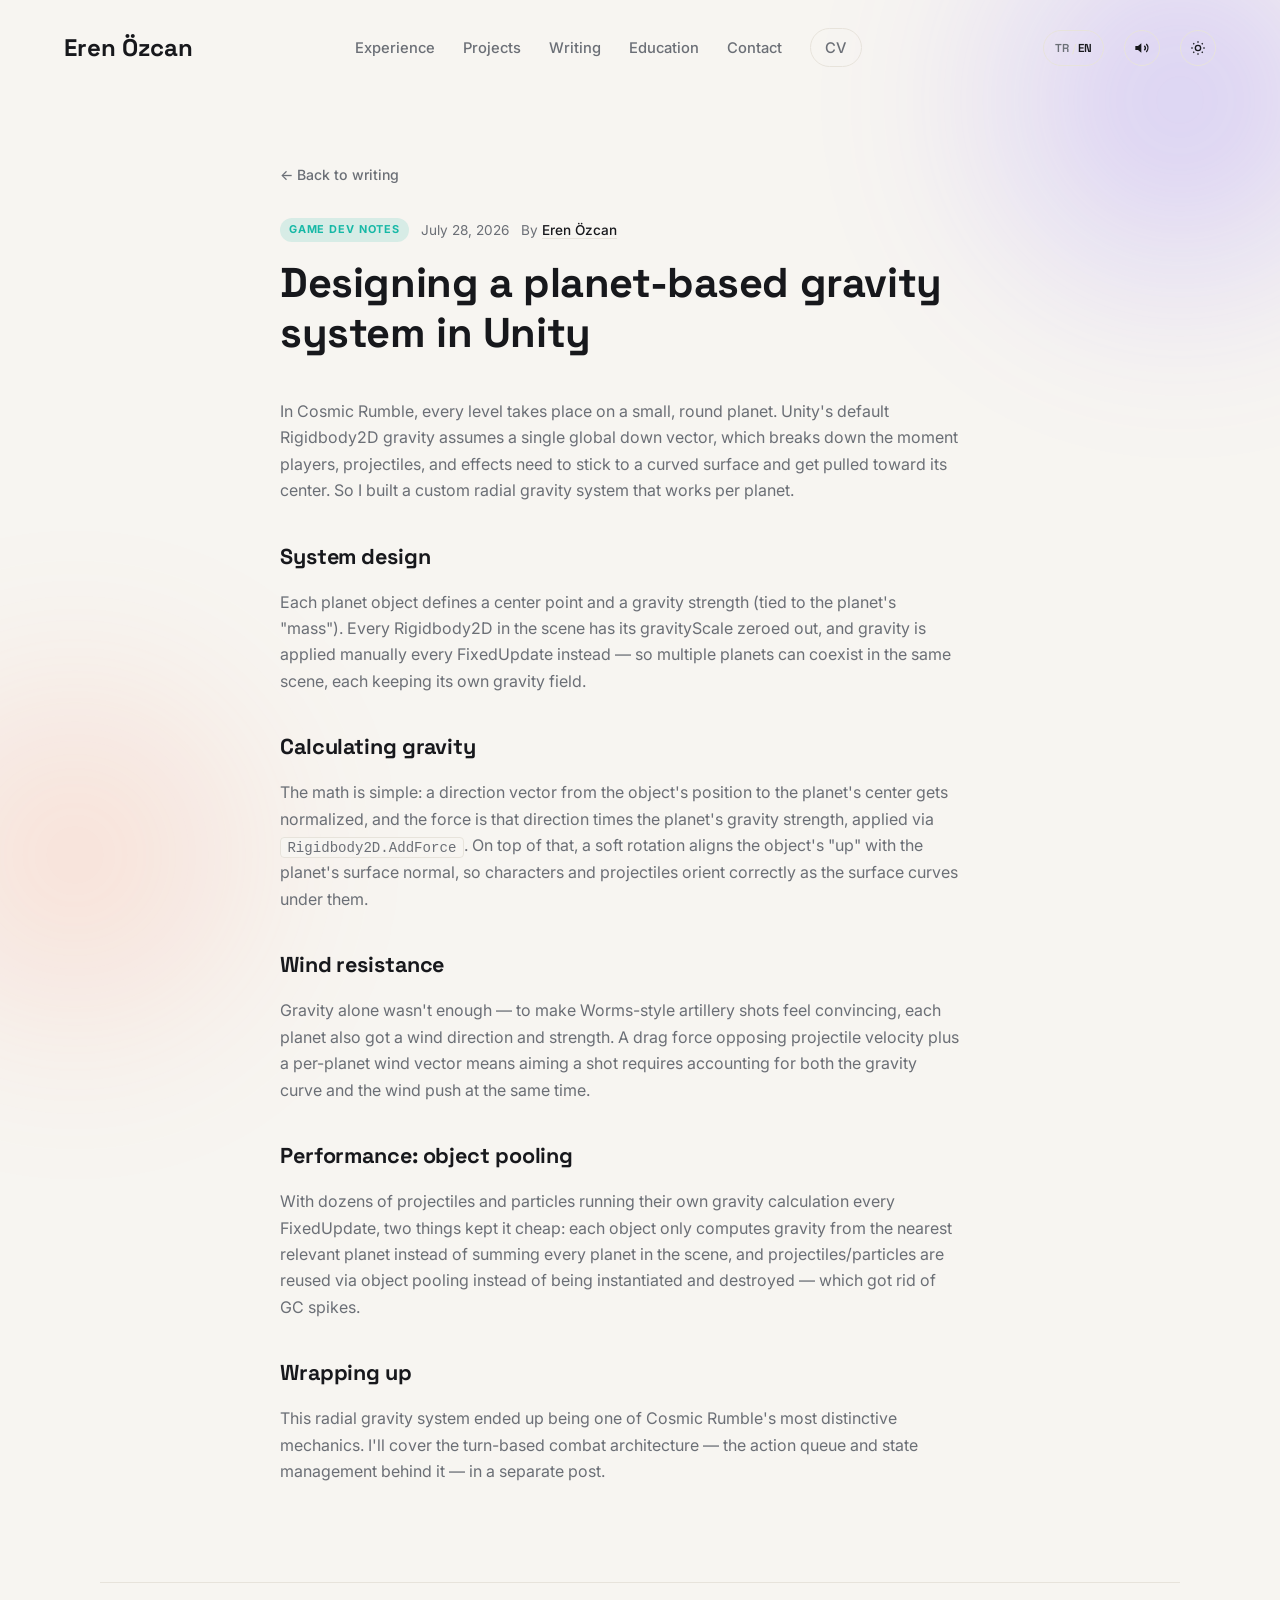
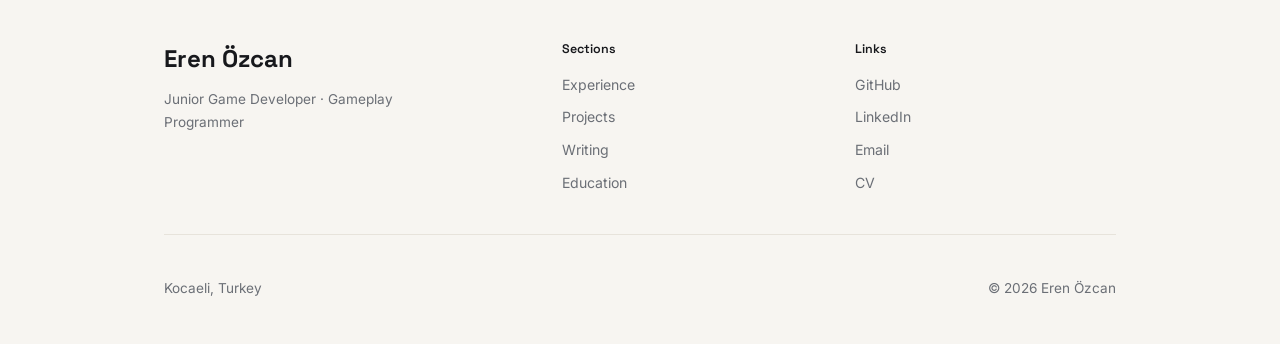
<file: writing/cosmic-rumble-gravity.html>
<!DOCTYPE html>
<html lang="en">
<head>
<meta charset="UTF-8">
<meta name="viewport" content="width=device-width, initial-scale=1.0">
<title>Planet-Based Gravity System in Cosmic Rumble — Eren Özcan</title>
<meta name="description" content="How Cosmic Rumble's planet-based custom gravity system works in Unity — radial forces, surface alignment, wind resistance, and object pooling.">
<link rel="icon" type="image/x-icon" href="../assets/favicon.ico">
<link rel="icon" type="image/png" sizes="32x32" href="../assets/favicon-32x32.png">
<link rel="icon" type="image/png" sizes="16x16" href="../assets/favicon-16x16.png">
<link rel="apple-touch-icon" sizes="180x180" href="../assets/apple-touch-icon.png">
<link rel="preconnect" href="https://fonts.googleapis.com">
<link rel="preconnect" href="https://fonts.gstatic.com" crossorigin>
<link href="https://fonts.googleapis.com/css2?family=Space+Grotesk:wght@500;600;700&family=Inter:wght@400;500;600;700&display=swap" rel="stylesheet">
<link rel="stylesheet" href="../style.css">
</head>
<body>

<div class="glow glow-1"></div>
<div class="glow glow-2"></div>

<header class="topbar at-top">
  <a href="../index.html" class="logo">Eren Özcan</a>
  <nav class="nav">
    <a href="../index.html#experience" data-i18n="nav.experience">Deneyim</a>
    <a href="../index.html#projects" data-i18n="nav.projects">Projeler</a>
    <a href="../index.html#writing" data-i18n="nav.writing">Yazılar</a>
    <a href="../index.html#education" data-i18n="nav.education">Eğitim</a>
    <a href="../index.html#contact" data-i18n="nav.contact">İletişim</a>
    <a href="../assets/Eren_Ozcan_CV.pdf" target="_blank" rel="noopener" class="nav-cv">CV</a>
  </nav>
  <div class="topbar-actions">
    <button id="lang-toggle" class="theme-toggle lang-toggle" aria-label="Switch language" title="Switch language">
      <span data-lang-value="tr">TR</span><span class="lang-sep">/</span><span data-lang-value="en">EN</span>
    </button>
    <button id="sound-toggle" class="theme-toggle sound-toggle" aria-label="Sesi aç/kapat" title="Sesi aç/kapat" data-i18n-aria-label="a11y.sound" data-i18n-title="a11y.sound">
      <svg viewBox="0 0 24 24" fill="none" stroke="currentColor" stroke-width="2">
        <g class="snd-body"><path d="M11 5 6 9H2v6h4l5 4V5z" fill="currentColor" stroke="none"/></g>
        <g class="snd-waves"><path d="M15.5 8.5a5 5 0 0 1 0 7"/><path d="M18.5 6a9 9 0 0 1 0 12"/></g>
        <g class="snd-x"><path d="M16.5 9.5l5 5M21.5 9.5l-5 5"/></g>
      </svg>
    </button>
    <button id="theme-toggle" class="theme-toggle" aria-label="Tema değiştir" title="Tema değiştir" data-i18n-aria-label="a11y.theme" data-i18n-title="a11y.theme">
      <svg class="icon-sun" viewBox="0 0 24 24" fill="none" stroke="currentColor" stroke-width="2"><circle cx="12" cy="12" r="4"/><path d="M12 2v2M12 20v2M4.93 4.93l1.41 1.41M17.66 17.66l1.41 1.41M2 12h2M20 12h2M4.93 19.07l1.41-1.41M17.66 6.34l1.41-1.41"/></svg>
      <svg class="icon-moon" viewBox="0 0 24 24" fill="none" stroke="currentColor" stroke-width="2"><path d="M21 12.79A9 9 0 1 1 11.21 3 7 7 0 0 0 21 12.79z"/></svg>
    </button>
  </div>
</header>

<main>
  <article class="article-section reveal">
    <a href="../index.html#writing" class="article-back" data-i18n="post.gravity.back">← Yazılara dön</a>

    <div class="article-header">
      <div class="article-meta">
        <span class="post-cat post-cat-game-dev" data-i18n="writing.catGameDev">Game Dev Notes</span>
        <span class="article-date" data-i18n="writing.date1">28 Temmuz 2026</span>
        <span class="article-author"><span data-i18n="article.by">Yazan:</span> <a href="https://github.com/Eren-Ozcan" target="_blank" rel="noopener">Eren Özcan</a></span>
      </div>
      <h1 data-i18n="writing.title1">Unity'de gezegen bazlı yerçekimi sistemi tasarımı</h1>
    </div>

    <div class="article-body">
      <p data-i18n="post.gravity.pIntro">Cosmic Rumble'da her seviye küçük, yuvarlak bir gezegenin üzerinde geçiyor. Unity'nin varsayılan Rigidbody2D yerçekimi tek bir global aşağı vektörü varsayıyor; oyuncular, mermiler ve efektler gezegenin yüzeyine yapışıp merkeze doğru çekilmesi gerektiğinde bu yaklaşım işe yaramıyor. Bu yüzden her gezegenin kendi merkezine göre çalışan custom bir radyal yerçekimi sistemi kurduk.</p>

      <h2 data-i18n="post.gravity.h2Design">Sistem tasarımı</h2>
      <p data-i18n="post.gravity.pDesign">Her gezegen nesnesi bir merkez nokta ve bir yerçekimi kuvveti (gezegenin "kütlesine" bağlı) tanımlıyor. Sahnedeki her Rigidbody2D için Unity'nin gravityScale değeri sıfırlanıyor ve yerçekimi elle, her FixedUpdate'te uygulanıyor. Böylece aynı sahnede birden fazla gezegen olsa bile her biri kendi çekim alanını koruyor.</p>

      <h2 data-i18n="post.gravity.h2Calc">Yerçekimi hesaplama</h2>
      <p data-i18n-html="post.gravity.pCalc">Hesaplama basit: yön vektörü nesnenin pozisyonundan gezegenin merkezine doğru normalize ediliyor, kuvvet bu yönde gezegenin çekim gücüyle çarpılıp <code>Rigidbody2D.AddForce</code> ile uygulanıyor. Ayrıca nesnenin "yukarısı" gezegenin yüzey normaline hizalanacak şekilde yumuşak bir rotasyon uygulanıyor, böylece karakterler ve mermiler gezegenin eğriliğine göre doğru yönde duruyor.</p>

      <h2 data-i18n="post.gravity.h2Wind">Rüzgar direnci</h2>
      <p data-i18n="post.gravity.pWind">Salt yerçekimi yeterli değildi — Worms tarzı topçu atışlarının inandırıcı hissettirmesi için her gezegene rüzgar yönü ve şiddeti eklendi. Mermi hızına ters yönde çalışan bir sürtünme kuvveti ve gezegene özel rüzgar vektörü, atış yörüngesinin hem yerçekimi eğriliğine hem rüzgara göre hesaplanmasını zorunlu kılıyor — oyuncunun nişan alırken iki değişkeni birden dikkate alması gerekiyor.</p>

      <h2 data-i18n="post.gravity.h2Perf">Performans: object pooling</h2>
      <p data-i18n="post.gravity.pPerf">Sahnede aynı anda onlarca mermi ve parçacık, her FixedUpdate'te kendi yerçekimi hesaplarını yapıyor. Bunu ucuz tutmak için iki şey yapıldı: her nesne sadece en yakın/ilgili gezegenin çekimini hesaplıyor (sahnedeki tüm gezegenlerin toplamını almak yerine), ve mermi/parçacık nesneleri instantiate/destroy yerine object pooling ile yeniden kullanılıyor — bu da GC spike'larını ortadan kaldırdı.</p>

      <h2 data-i18n="post.gravity.h2Conclusion">Sonuç</h2>
      <p data-i18n="post.gravity.pConclusion">Bu radyal yerçekimi sistemi Cosmic Rumble'ın en ayırt edici mekaniklerinden biri oldu. Combat tarafında action queue ve state management üzerine kurulu turn-based savaş mimarisini ayrı bir yazıda ele alacağım.</p>
    </div>
  </article>
</main>

<footer class="footer">
  <div class="footer-top">
    <div class="footer-brand">
      <a href="../index.html" class="logo">Eren Özcan</a>
      <p>Junior Game Developer · Gameplay Programmer</p>
    </div>
    <div class="footer-col">
      <span class="footer-col-title" data-i18n="footer.sections">Bölümler</span>
      <a href="../index.html#experience" data-i18n="nav.experience">Deneyim</a>
      <a href="../index.html#projects" data-i18n="nav.projects">Projeler</a>
      <a href="../index.html#writing" data-i18n="nav.writing">Yazılar</a>
      <a href="../index.html#education" data-i18n="nav.education">Eğitim</a>
    </div>
    <div class="footer-col">
      <span class="footer-col-title" data-i18n="footer.links">Bağlantılar</span>
      <a href="https://github.com/Eren-Ozcan" target="_blank" rel="noopener">GitHub</a>
      <a href="https://linkedin.com/in/eren-ozcann" target="_blank" rel="noopener">LinkedIn</a>
      <a href="mailto:erenozcaan@hotmail.com" data-i18n="footer.email">E-posta</a>
      <a href="../assets/Eren_Ozcan_CV.pdf" target="_blank" rel="noopener">CV</a>
    </div>
  </div>
  <div class="footer-bottom">
    <p data-i18n="footer.location">Kocaeli, Türkiye</p>
    <p>&copy; <span id="year"></span> Eren Özcan</p>
  </div>
</footer>

<script src="../script.js"></script>
</body>
</html>
</file>
<file: style.css>
:root {
  --bg: #f7f5f1;
  --bg-alt: #ffffff;
  --fg: #17181c;
  --muted: #6b6f76;
  --border: #e7e3db;
  --card: #ffffff;
  --accent: #7c5cff;
  --accent-2: #ff7a59;
  --accent-3: #16b8a6;
  --label: #d31c77;
  --sky-top: hsl(200deg 70% 78%);
  --sky-bottom: hsl(200deg 70% 70%);
  --cloud-back: hsl(200deg 80% 83%);
  --cloud-front: hsl(202deg 68% 92%);
  --puff: #b1dff6;
  --shadow: 0 10px 30px -12px rgba(23, 24, 28, 0.12);
  --font-display: "Space Grotesk", ui-sans-serif, system-ui, sans-serif;
  --font-body: "Inter", ui-sans-serif, system-ui, sans-serif;
}

html[data-theme="dark"] {
  --bg: #0c111c;
  --bg-alt: #101828;
  --fg: #f2f1ee;
  --muted: #94a2b8;
  --border: #20293a;
  --card: #111a2b;
  --accent: #a493ff;
  --accent-2: #ff9776;
  --accent-3: #4fd8c6;
  --label: #ff52a2;
  --sky-top: hsl(214deg 40% 11%);
  --sky-bottom: hsl(200deg 50% 30%);
  --cloud-back: hsl(213deg 40% 12%);
  --cloud-front: hsl(212deg 40% 9%);
  --puff: rgba(14, 20, 27, 0.5);
  --shadow: 0 10px 30px -12px rgba(0, 0, 0, 0.55);
}

/* Registered so the diagonal clip-path sweep (joshwcomeau.com's .p1yz2o0p
   pattern) can transition between values on hover. -30% keeps the whole
   slanted edge off the left side of the box, i.e. fully hidden. */
@property --progress {
  syntax: "<percentage>";
  inherits: true;
  initial-value: -30%;
}

* { box-sizing: border-box; }

html { scroll-behavior: smooth; }

body {
  margin: 0;
  background: var(--bg);
  color: var(--fg);
  font-family: var(--font-body);
  font-size: 16px;
  line-height: 1.65;
  transition: background 0.3s ease, color 0.3s ease;
  overflow-x: hidden;
}

h1, h2, h3, h4, .logo, .btn {
  font-family: var(--font-display);
}

a {
  color: inherit;
  text-decoration: none;
}

/* Background glow blobs */
.glow {
  position: fixed;
  border-radius: 50%;
  filter: blur(90px);
  opacity: 0.35;
  z-index: -1;
  pointer-events: none;
}
.glow-1 {
  width: 500px; height: 500px;
  top: -150px; right: -150px;
  background: radial-gradient(circle, var(--accent), transparent 70%);
}
.glow-2 {
  width: 450px; height: 450px;
  bottom: -180px; left: -150px;
  background: radial-gradient(circle, var(--accent-2), transparent 70%);
  opacity: 0.25;
}
html[data-theme="dark"] .glow { display: none; }

/* Topbar */
.topbar {
  position: sticky;
  top: 0;
  z-index: 10;
  display: flex;
  align-items: center;
  justify-content: space-between;
  padding: 1.75rem clamp(1.5rem, 5vw, 4rem);
  background: color-mix(in srgb, var(--bg) 80%, transparent);
  backdrop-filter: blur(10px);
  border-bottom: 1px solid var(--border);
  transition: background 0.3s ease, border-color 0.3s ease;
}
.topbar.at-top {
  background: transparent;
  border-bottom-color: transparent;
  backdrop-filter: none;
}

.logo {
  font-weight: 700;
  font-size: 1.5rem;
}
.dot { color: var(--accent); }

.nav {
  display: flex;
  align-items: center;
  gap: 1.75rem;
}
.nav a {
  color: var(--muted);
  font-size: 0.92rem;
  font-weight: 500;
  transition: color 0.15s ease;
}
.nav a:hover { color: var(--fg); }
.nav-cv {
  border: 1px solid var(--border);
  border-radius: 999px;
  padding: 0.4rem 0.9rem;
}
.nav-cv:hover { border-color: var(--accent); color: var(--accent) !important; }

.topbar-actions {
  display: flex;
  align-items: center;
}

.theme-toggle {
  background: none;
  border: 1px solid var(--border);
  border-radius: 999px;
  width: 36px;
  height: 36px;
  display: flex;
  align-items: center;
  justify-content: center;
  cursor: pointer;
  color: var(--fg);
  margin-left: 1.25rem;
}
.theme-toggle svg { width: 16px; height: 16px; }
.theme-toggle:hover { border-color: var(--accent); color: var(--accent); }
.icon-moon { display: none; }
html[data-theme="dark"] .icon-sun { display: none; }
html[data-theme="dark"] .icon-moon { display: block; }

/* Sound toggle: waves icon when audible, crossed-out speaker when muted. */
.sound-toggle .snd-x { display: none; }
.sound-toggle.is-muted .snd-waves { display: none; }
.sound-toggle.is-muted .snd-x { display: block; }

.lang-toggle {
  width: auto;
  padding: 0 0.65rem;
  font-family: var(--font-display);
  font-size: 0.72rem;
  font-weight: 600;
  letter-spacing: 0.02em;
  gap: 0.15rem;
}
.lang-toggle span { color: var(--muted); transition: color 0.15s ease; }
.lang-toggle .lang-sep { color: var(--border); }
.lang-toggle[data-active="tr"] [data-lang-value="tr"],
.lang-toggle[data-active="en"] [data-lang-value="en"] {
  color: var(--fg);
}
.lang-toggle:hover [data-lang-value] { color: var(--accent); }

/* Layout */
main {
  max-width: 1080px;
  margin: 0 auto;
  padding: 0 clamp(1.5rem, 5vw, 4rem);
}

/* Hero */
.hero {
  padding: 0 0 clamp(3rem, 8vw, 6rem);
}

.hero-sky {
  position: relative;
  width: 100vw;
  left: 50%;
  margin-left: -50vw;
  margin-top: calc(-1 * var(--topbar-h, 77px));
  /* Matches the reference scene: 28.5rem cloud strip + 7rem header padding
     - 2rem overlap ≈ 536px tall on desktop */
  height: clamp(400px, 37vw, 536px);
  margin-bottom: clamp(2.5rem, 5vw, 4rem);
  overflow: hidden;
  background: linear-gradient(180deg, var(--sky-top) 0%, var(--sky-bottom) 100%);
  transition: background 0.3s ease;
}

/* Cloud strip (joshwcomeau.com structure): a 5120px-wide bank of two cloud
   layers pinned to the bottom of the scene, centered so wider screens reveal
   more of the strip, plus a foreground "floor" cloud in the page background
   color that melts the scene into the rest of the page. */
.clouds {
  position: absolute;
  bottom: -1px;
  left: 50%;
  transform: translateX(-50%);
  width: max(100%, 5120px);
  height: clamp(280px, 32vw, 456px);
  display: block;
  pointer-events: none;
}
.clouds-bank { z-index: 1; }
.clouds-floor { z-index: 3; }
.cloud { transition: fill 0.3s ease; }
.cloud-back { fill: var(--cloud-back); }
.cloud-front { fill: var(--cloud-front); }
.clouds-floor .cloud { fill: var(--bg); }

/* The puff the avatar sits on (joshwcomeau.com's .wfzqr02 cloud): a wide
   cloud mound whose right edge ends just past the avatar's center, so its
   bulk spreads out to the avatar's left. Sits behind the rainbow. */
.hero-puff {
  position: absolute;
  z-index: 2;
  left: calc(66% + 86px);
  bottom: 14%;
  transform: translateX(-100%);
  width: clamp(700px, 78vw, 1500px);
  height: auto;
  pointer-events: none;
}
.hero-puff path {
  fill: var(--puff);
  transition: fill 0.3s ease;
}

/* Like the reference site, the rainbow floats in front of the back cloud
   bank but behind the foreground floor cloud, so its ends sink out of
   sight behind the foreground crests. */
.rainbow-canvas {
  position: absolute;
  inset: 0;
  z-index: 2;
  width: 100%;
  height: 100%;
  display: block;
  pointer-events: none;
}

.hero-sticker {
  position: absolute;
  left: 66%;
  bottom: 16%;
  width: clamp(80px, 9vw, 130px);
  height: auto;
  z-index: 4;
  filter: drop-shadow(0 10px 14px rgba(0, 0, 0, 0.3));
}

/* Rainbow Configurator */
.sky-config-btn {
  position: absolute;
  left: calc(66% + clamp(110px, 13vw, 175px));
  bottom: 22%;
  z-index: 4;
  width: 34px;
  height: 34px;
  display: flex;
  align-items: center;
  justify-content: center;
  background: none;
  border: none;
  cursor: pointer;
  color: color-mix(in srgb, var(--muted) 65%, transparent);
  transition: color 0.2s ease, transform 0.3s ease;
}
.sky-config-btn svg { width: 22px; height: 22px; }
.sky-config-btn:hover { color: var(--muted); transform: rotate(40deg); }

.sky-config {
  position: absolute;
  right: clamp(1rem, 4vw, 3rem);
  top: calc(var(--topbar-h, 77px) + 12px);
  z-index: 6;
  width: min(560px, calc(100vw - 2rem));
  background: #0d1420;
  border: 1px solid #2a3850;
  border-radius: 10px;
  padding: 1.1rem 1.2rem 0.9rem;
  font-family: ui-monospace, "Cascadia Mono", Consolas, monospace;
  color: #dbe4f0;
  box-shadow: 0 18px 50px -12px rgba(0, 0, 0, 0.7);
  opacity: 0;
  transform: translateY(-6px);
  pointer-events: none;
  transition: opacity 0.25s ease, transform 0.25s ease;
}
.sky-config.open {
  opacity: 1;
  transform: translateY(0);
  pointer-events: auto;
}

.sky-config-head {
  display: flex;
  justify-content: space-between;
  align-items: center;
  margin-bottom: 1rem;
}
.sky-config-head strong { font-size: 1rem; letter-spacing: 0.02em; }
.sky-config-head button {
  background: none;
  border: none;
  color: #dbe4f0;
  font-size: 1.3rem;
  cursor: pointer;
  line-height: 1;
}

/* Configurator body: boxed controls in two columns (sliders + toggles on
   the left, the XY pad on the right), like the reference panel. */
.cfg-grid {
  display: grid;
  grid-template-columns: 1.15fr 1fr;
  gap: 0.7rem;
  margin-bottom: 0.85rem;
}
.cfg-col {
  display: flex;
  flex-direction: column;
  gap: 0.7rem;
}
.cfg-box {
  border: 1px solid #2a3850;
  border-radius: 8px;
  padding: 0.55rem 0.7rem 0.7rem;
  text-align: center;
}
.cfg-box-row {
  display: grid;
  grid-template-columns: 1fr 1fr;
  gap: 0.7rem;
}
.cfg-label {
  display: block;
  margin-bottom: 0.55rem;
  color: #9db0c8;
  font-size: 0.66rem;
  letter-spacing: 0.14em;
}

/* Sliders like the reference panel: a tall dark track with tick marks and a
   round white grabbable handle that lights up with a rainbow conic-gradient
   while dragging. */
.cfg-box input[type="range"] {
  --track-h: 16px;
  --handle: 18px;
  display: block;
  width: 100%;
  margin: 0;
  background: transparent;
  -webkit-appearance: none;
  appearance: none;
  cursor: grab;
}
.cfg-box input[type="range"]:active { cursor: grabbing; }
.cfg-box input[type="range"]:focus-visible {
  outline: 2px solid #dbe4f0;
  outline-offset: 4px;
  border-radius: 4px;
}
.cfg-box input[type="range"]::-webkit-slider-runnable-track {
  height: var(--track-h);
  border-radius: 5px;
  border: 1px solid #22304a;
  background:
    repeating-linear-gradient(
      to right,
      transparent 0 calc(100% / 13 - 1px),
      rgba(219, 228, 240, 0.22) calc(100% / 13 - 1px) calc(100% / 13)
    ),
    #0a111e;
}
.cfg-box input[type="range"]::-webkit-slider-thumb {
  -webkit-appearance: none;
  appearance: none;
  width: var(--handle);
  height: var(--handle);
  margin-top: -2px;
  border: none;
  border-radius: 50%;
  background: #fff;
  box-shadow: 0 1px 4px rgba(0, 0, 0, 0.5);
}
.cfg-box input[type="range"]:active::-webkit-slider-thumb,
.cfg-box input[type="range"]:focus-visible::-webkit-slider-thumb {
  background:
    radial-gradient(circle, rgba(255, 255, 255, 0.95) 0%, rgba(255, 255, 255, 0) 45%),
    conic-gradient(
      from 90deg,
      hsl(0deg 90% 55%),
      hsl(30deg 95% 65%),
      hsl(55deg 90% 65%),
      hsl(100deg 65% 45%),
      hsl(220deg 80% 55%),
      hsl(265deg 80% 50%),
      hsl(0deg 90% 55%)
    );
}
.cfg-box input[type="range"]::-moz-range-track {
  height: var(--track-h);
  border-radius: 5px;
  border: 1px solid #22304a;
  background:
    repeating-linear-gradient(
      to right,
      transparent 0 calc(100% / 13 - 1px),
      rgba(219, 228, 240, 0.22) calc(100% / 13 - 1px) calc(100% / 13)
    ),
    #0a111e;
}
.cfg-box input[type="range"]::-moz-range-thumb {
  width: var(--handle);
  height: var(--handle);
  border: none;
  border-radius: 50%;
  background: #fff;
  box-shadow: 0 1px 4px rgba(0, 0, 0, 0.5);
}
.cfg-box input[type="range"]:active::-moz-range-thumb,
.cfg-box input[type="range"]:focus-visible::-moz-range-thumb {
  background:
    radial-gradient(circle, rgba(255, 255, 255, 0.95) 0%, rgba(255, 255, 255, 0) 45%),
    conic-gradient(
      from 90deg,
      hsl(0deg 90% 55%),
      hsl(30deg 95% 65%),
      hsl(55deg 90% 65%),
      hsl(100deg 65% 45%),
      hsl(220deg 80% 55%),
      hsl(265deg 80% 50%),
      hsl(0deg 90% 55%)
    );
}

/* The XY pad ("segment values"): dotted grid + center axes, one draggable
   dot. X sets the dash length, Y sets the dash thickness. */
.cfg-box-pad {
  display: flex;
  flex-direction: column;
}
.cfg-pad {
  position: relative;
  flex: 1;
  min-height: 176px;
  border-radius: 6px;
  background:
    linear-gradient(#22304a, #22304a) 50% 0 / 1px 100% no-repeat,
    linear-gradient(#22304a, #22304a) 0 50% / 100% 1px no-repeat,
    radial-gradient(rgba(219, 228, 240, 0.2) 1px, transparent 1.4px) 0 0 / 18px 18px,
    #0a111e;
  cursor: crosshair;
  touch-action: none;
}
.cfg-pad:focus-visible {
  outline: 2px solid #dbe4f0;
  outline-offset: 3px;
}
.cfg-pad-handle {
  position: absolute;
  left: var(--px, 50%);
  top: var(--py, 50%);
  width: 16px;
  height: 16px;
  border-radius: 50%;
  background: #fff;
  transform: translate(-50%, -50%);
  box-shadow: 0 1px 4px rgba(0, 0, 0, 0.5);
  pointer-events: none;
}

.cfg-toggle {
  position: relative;
  display: inline-flex;
  border: 1px solid #2a3850;
  border-radius: 6px;
  overflow: hidden;
}
/* The active-option highlight is a single pill that slides between the
   options — the reference site's transform: translateX(var(--x)) move,
   with JS writing the target button's offset into --x. */
.cfg-toggle-indicator {
  position: absolute;
  top: 0;
  bottom: 0;
  left: 0;
  width: var(--w, 50%);
  transform: translateX(var(--x, 0px));
  background: #22304a;
  pointer-events: none;
}
@media (prefers-reduced-motion: no-preference) {
  .cfg-toggle-indicator { transition: transform 0.3s, width 0.3s; }
}
.cfg-toggle button {
  position: relative;
  z-index: 1;
  background: none;
  border: none;
  color: #9db0c8;
  font-family: inherit;
  font-size: 0.75rem;
  padding: 0.35rem 0.8rem;
  cursor: pointer;
  transition: color 0.2s ease;
}
.cfg-toggle button:hover { color: #dbe4f0; }
.cfg-toggle button.is-active {
  color: #fff;
  font-weight: 700;
}

/* Footer strip: note on the left, labelled blank action buttons on the
   right, like the reference panel. */
.cfg-footer {
  display: flex;
  align-items: flex-end;
  gap: 1rem;
  border-top: 1px solid #2a3850;
  padding-top: 0.8rem;
}
.cfg-note {
  flex: 1;
  font-size: 0.68rem;
  color: #8195ad;
  line-height: 1.55;
  margin: 0;
}
.cfg-note strong { color: #b8c7da; }
.cfg-actions {
  display: flex;
  gap: 0.7rem;
}
.cfg-action {
  display: flex;
  flex-direction: column;
  align-items: center;
  gap: 0.35rem;
  font-size: 0.62rem;
  letter-spacing: 0.12em;
  color: #9db0c8;
}
.cfg-action button {
  position: relative;
  overflow: hidden;
  width: 88px;
  height: 30px;
  border-radius: 6px;
  border: 1px solid #2a3850;
  cursor: pointer;
  --progress: -30%;
  transition: --progress 0.45s ease, transform 0.1s ease;
}
.cfg-action button:active { transform: translateY(1px); }
/* Diagonal wipe on hover: the reference site's clip-path
   polygon(0 0, var(--progress) 0, calc(var(--progress) + 20%) 100%, 0 100%)
   fill, driven here purely by the registered --progress transition. */
.cfg-action button::before {
  content: "";
  position: absolute;
  top: 0;
  left: 0;
  width: 120%;
  height: 100%;
  background: rgba(255, 255, 255, 0.22);
  clip-path: polygon(0 0, var(--progress) 0, calc(var(--progress) + 20%) 100%, 0 100%);
  pointer-events: none;
}
.cfg-action button:hover { --progress: 110%; }
#cfg-random { background: linear-gradient(180deg, #e8edf5, #b9c4d6); }
/* Light button, so the wipe darkens instead of brightening */
#cfg-random::before { background: rgba(16, 24, 40, 0.14); }
#cfg-reset { background: linear-gradient(180deg, #ef4266, #d01c46); border-color: #e0264f; }

@media (max-width: 560px) {
  .cfg-grid { grid-template-columns: 1fr; }
  .cfg-footer { flex-direction: column; align-items: stretch; }
  .cfg-actions { justify-content: flex-end; }
}

.eyebrow {
  display: inline-block;
  color: var(--muted);
  font-size: 0.85rem;
  font-weight: 500;
  margin: 0 0 1rem;
  padding: 0.35rem 0.8rem;
  border: 1px solid var(--border);
  border-radius: 999px;
}

.hero h1 {
  font-size: clamp(2.2rem, 5vw, 3.4rem);
  line-height: 1.15;
  margin: 0 0 0.75rem;
  font-weight: 700;
  letter-spacing: -0.02em;
}

.gradient-text {
  background: linear-gradient(100deg, var(--accent), var(--accent-2));
  -webkit-background-clip: text;
  background-clip: text;
  color: transparent;
}

.role {
  font-family: var(--font-display);
  font-size: 1.2rem;
  font-weight: 600;
  color: var(--fg);
  margin: 0 0 1rem;
}

.bio {
  max-width: 46ch;
  color: var(--muted);
  margin: 0 0 1.5rem;
}

.skill-pills {
  display: flex;
  flex-wrap: wrap;
  gap: 0.6rem;
  margin-bottom: 2rem;
}
.pill {
  font-size: 0.8rem;
  font-weight: 500;
  padding: 0.4rem 0.85rem;
  border-radius: 999px;
  background: var(--card);
  border: 1px solid var(--border);
  color: var(--muted);
}

.cta-row {
  display: flex;
  flex-wrap: wrap;
  gap: 0.9rem;
  margin-bottom: 1.75rem;
}

.btn {
  display: inline-flex;
  align-items: center;
  justify-content: center;
  font-weight: 600;
  font-size: 0.95rem;
  padding: 0.8rem 1.5rem;
  border-radius: 999px;
  transition: transform 0.12s ease, box-shadow 0.12s ease, opacity 0.15s ease;
}
.btn-primary {
  position: relative;
  overflow: hidden;
  background: linear-gradient(100deg, var(--accent), var(--accent-2));
  color: #fff;
  box-shadow: 0 4px 0 0 color-mix(in srgb, var(--accent) 55%, black 25%);
  --progress: -30%;
  transition: transform 0.12s ease, box-shadow 0.12s ease, opacity 0.15s ease,
    --progress 0.5s ease;
}
.btn-primary::before {
  content: "";
  position: absolute;
  top: 0;
  left: 0;
  width: 120%;
  height: 100%;
  background: rgba(255, 255, 255, 0.16);
  clip-path: polygon(0 0, var(--progress) 0, calc(var(--progress) + 20%) 100%, 0 100%);
  pointer-events: none;
}
.btn-primary:hover { transform: translateY(-2px); box-shadow: 0 6px 0 0 color-mix(in srgb, var(--accent) 55%, black 25%); --progress: 110%; }
.btn-primary:active { transform: translateY(3px); box-shadow: 0 1px 0 0 color-mix(in srgb, var(--accent) 55%, black 25%); }
.btn-ghost {
  border: 1px solid var(--border);
  color: var(--fg);
  box-shadow: 0 4px 0 0 var(--border);
}
.btn-ghost:hover { border-color: var(--accent); color: var(--accent); transform: translateY(-2px); }
.btn-ghost:active { transform: translateY(3px); box-shadow: 0 1px 0 0 var(--border); }
.btn-lg { padding: 1rem 2rem; font-size: 1.05rem; }

.social-row {
  display: flex;
  gap: 0.75rem;
}
.social-row a {
  width: 38px;
  height: 38px;
  display: flex;
  align-items: center;
  justify-content: center;
  border-radius: 999px;
  border: 1px solid var(--border);
  font-size: 0.75rem;
  font-weight: 700;
  color: var(--muted);
  transition: color 0.2s ease, border-color 0.2s ease, transform 0.2s ease;
}
/* Per-icon hover tint, the reference site's --icon-hover-color pattern */
.social-row a[href*="github"] { --icon-hover-color: var(--accent); }
.social-row a[href*="linkedin"] { --icon-hover-color: #3b82f6; }
.social-row a[href^="mailto"] { --icon-hover-color: var(--accent-2); }
.social-row a:hover {
  color: var(--icon-hover-color, var(--accent));
  border-color: var(--icon-hover-color, var(--accent));
  transform: translateY(-2px);
}
.social-row-center { justify-content: center; }
.social-row-center a {
  width: auto;
  height: auto;
  padding: 0.5rem 1rem;
  font-size: 0.85rem;
  font-weight: 500;
}

/* Sections */
.section {
  padding: clamp(3rem, 6vw, 5rem) 0;
  border-top: 1px solid var(--border);
}

.section-head { margin-bottom: 2.5rem; max-width: 60ch; }

.section-badge {
  display: inline-block;
  font-size: 0.82rem;
  font-weight: 700;
  color: var(--label);
  text-transform: uppercase;
  letter-spacing: 0.16em;
  margin-bottom: 0.9rem;
}

.section-head h2 {
  font-size: clamp(1.6rem, 4vw, 2.2rem);
  margin: 0 0 0.6rem;
  letter-spacing: -0.01em;
}

.section-sub {
  color: var(--muted);
  margin: 0;
}

/* Bento grid */
.bento-grid {
  display: grid;
  grid-template-columns: repeat(3, 1fr);
  gap: 1.25rem;
}
.bento-large { grid-column: span 2; }
.bento-wide { grid-column: span 2; }
.bento-card .pill, .edu-card .pill {
  background: var(--bg);
  font-size: 0.72rem;
  padding: 0.3rem 0.7rem;
}
.bento-card .skill-pills, .edu-card .skill-pills { margin-bottom: 0; gap: 0.5rem; }

.bento-card {
  position: relative;
  background: var(--card);
  border: 1px solid var(--border);
  border-radius: 20px;
  padding: 1.75rem;
  overflow: hidden;
  box-shadow: var(--shadow);
  transition: transform 0.2s ease, border-color 0.2s ease;
  display: flex;
  flex-direction: column;
  justify-content: space-between;
  gap: 1rem;
}
.bento-card:hover { transform: translateY(-4px); border-color: var(--accent); }

.card-accent {
  position: absolute;
  top: 0; left: 0; right: 0;
  height: 4px;
}
.accent-purple { background: linear-gradient(90deg, var(--accent), transparent); }
.accent-coral { background: linear-gradient(90deg, var(--accent-2), transparent); }
.accent-teal { background: linear-gradient(90deg, var(--accent-3), transparent); }

.project-head {
  display: flex;
  align-items: baseline;
  justify-content: space-between;
  gap: 0.5rem;
}
.project-head h3 {
  margin: 0;
  font-size: 1.15rem;
}
.stack {
  font-size: 0.75rem;
  font-weight: 600;
  color: var(--accent);
  white-space: nowrap;
}
.bento-card p {
  color: var(--muted);
  font-size: 0.92rem;
  margin: 0;
}
.project-links {
  display: flex;
  gap: 1.25rem;
}
.project-links a {
  font-size: 0.85rem;
  font-weight: 600;
}

/* Timeline */
.timeline {
  list-style: none;
  margin: 0;
  padding: 0 0 0 1.5rem;
  border-left: 2px solid var(--border);
  display: flex;
  flex-direction: column;
  gap: 1.75rem;
}
.timeline li {
  position: relative;
  display: flex;
  flex-wrap: wrap;
  gap: 0.3rem 1rem;
  align-items: baseline;
}
.timeline-dot {
  position: absolute;
  left: -1.94rem;
  top: 0.35rem;
  width: 10px;
  height: 10px;
  border-radius: 50%;
  background: var(--accent);
  box-shadow: 0 0 0 4px color-mix(in srgb, var(--accent) 18%, transparent);
}
.post-date {
  color: var(--muted);
  font-size: 0.8rem;
  min-width: 9rem;
}
.post-title {
  font-size: 1rem;
  font-weight: 500;
}
/* Underlined-link hover (the reference's .a1tdgj4y): the link carries a soft
   box-shadow underline that melts away the moment the cursor lands on it. */
.post-title,
.project-links a {
  box-shadow: 0 1.5px 0 0 color-mix(in srgb, var(--accent) 45%, transparent);
  transition: box-shadow 0.2s ease, color 0.2s ease;
}
.post-title:hover,
.project-links a:hover {
  color: var(--accent);
  box-shadow: 0 0 0 transparent;
}

/* Experience timeline */
.timeline-exp li { display: block; }
.exp-head {
  display: flex;
  flex-wrap: wrap;
  justify-content: space-between;
  gap: 0.3rem 1rem;
  margin-bottom: 0.4rem;
}
.exp-role {
  font-weight: 600;
  font-size: 1rem;
}
.exp-company {
  color: var(--accent);
  font-weight: 500;
}
.exp-date {
  color: var(--muted);
  font-size: 0.8rem;
  white-space: nowrap;
}
.exp-desc {
  color: var(--muted);
  font-size: 0.92rem;
  max-width: 62ch;
  margin: 0;
}

/* Education card */
.edu-card {
  display: flex;
  gap: 1.25rem;
  border: 1px solid var(--border);
  border-radius: 20px;
  padding: 1.75rem;
  background: var(--card);
  box-shadow: var(--shadow);
}
.edu-card .oss-card-head { flex-wrap: wrap; gap: 0.3rem 1rem; }
.edu-card p { color: var(--muted); font-size: 0.92rem; margin: 0.3rem 0 1rem; }

/* Education card pieces (shared icon/head/name/star styles) */
.oss-icon {
  flex-shrink: 0;
  width: 42px;
  height: 42px;
  border-radius: 12px;
  background: linear-gradient(135deg, var(--accent), var(--accent-3));
  color: #fff;
  font-family: var(--font-display);
  font-weight: 700;
  display: flex;
  align-items: center;
  justify-content: center;
}
.oss-card-head {
  display: flex;
  justify-content: space-between;
  gap: 0.5rem;
  margin-bottom: 0.3rem;
  font-size: 0.95rem;
}
.oss-name { font-weight: 600; }
.oss-star { color: var(--muted); font-size: 0.85rem; }

/* Contact */
.contact-section { display: flex; justify-content: center; }
.contact-card {
  text-align: center;
  max-width: 560px;
  padding: clamp(2rem, 5vw, 3.5rem);
  background: var(--card);
  border: 1px solid var(--border);
  border-radius: 28px;
  box-shadow: var(--shadow);
}
.contact-card .section-head { margin: 0 auto 1.75rem; }
.contact-card h2 { margin: 0 0 0.75rem; }
.contact-card .btn-primary { margin: 1.75rem 0 1.5rem; }

/* Footer */
.footer {
  max-width: 1080px;
  margin: 0 auto;
  padding: clamp(2.5rem, 5vw, 3.5rem) clamp(1.5rem, 5vw, 4rem) 2rem;
  border-top: 1px solid var(--border);
}

.footer-top {
  display: grid;
  grid-template-columns: 1.4fr 1fr 1fr;
  gap: 2rem;
  padding-bottom: 2.5rem;
}

.footer-brand p {
  color: var(--muted);
  font-size: 0.85rem;
  margin: 0.6rem 0 0;
  max-width: 30ch;
}

.footer-col {
  display: flex;
  flex-direction: column;
  gap: 0.6rem;
}
.footer-col-title {
  font-family: var(--font-display);
  font-size: 0.78rem;
  font-weight: 600;
  color: var(--fg);
  margin-bottom: 0.2rem;
}
.footer-col a {
  color: var(--muted);
  font-size: 0.88rem;
  transition: color 0.15s ease;
}
/* Footer-link hover after the reference's .fb2am7i: the link thickens to
   medium weight and snaps to the full text color. */
.footer-col a:hover {
  font-weight: 500;
  color: var(--fg);
}

.footer-bottom {
  display: flex;
  justify-content: space-between;
  padding-top: 1.75rem;
  border-top: 1px solid var(--border);
  color: var(--muted);
  font-size: 0.85rem;
}

/* Reveal animation */
.reveal {
  opacity: 0;
  transform: translateY(18px);
  transition: opacity 0.6s ease, transform 0.6s ease;
}
.reveal.is-visible {
  opacity: 1;
  transform: translateY(0);
}

@media (max-width: 860px) {
  .bento-large, .bento-wide { grid-column: span 3; }
  .footer-top { grid-template-columns: 1fr 1fr; }
  .footer-brand { grid-column: span 2; margin-bottom: 0.5rem; }
}

@media (max-width: 800px) {
  /* joshwcomeau.com's mobile cloud behavior: instead of centering the huge
     strip, shift it sideways ("magic number") and scale its height with the
     viewport so the right part of the clouds stays in view. */
  .clouds {
    height: calc(5rem + 50vw);
    transform: translateX(calc(-50% + (-50vw + 25rem)));
  }
  /* Like the reference on mobile: the avatar (and the rainbow anchored to
     it) moves to the horizontal center of the scene. */
  .hero-sticker {
    left: 50%;
    transform: translateX(-50%);
  }
  .hero-puff {
    left: calc(50% + 86px);
  }
  .sky-config-btn {
    left: auto;
    right: 8%;
  }
}

@media (max-width: 640px) {
  .nav { display: none; }
  .topbar { padding: 1rem 1.25rem; }
  main { padding: 0 1.25rem; }
  .bento-grid { grid-template-columns: 1fr; }
  .bento-large, .bento-wide { grid-column: span 1; }
  .footer-top { grid-template-columns: 1fr; }
  .footer-brand { grid-column: span 1; }
  .footer-bottom { flex-direction: column; gap: 0.5rem; }
}

/* Writing: category badges + simple filter */
.post-cat {
  font-size: 0.68rem;
  font-weight: 700;
  text-transform: uppercase;
  letter-spacing: 0.08em;
  padding: 0.2rem 0.55rem;
  border-radius: 999px;
  white-space: nowrap;
}
.post-cat-game-dev {
  color: var(--accent-3);
  background: color-mix(in srgb, var(--accent-3) 14%, transparent);
}
.post-cat-ai-security {
  color: var(--label);
  background: color-mix(in srgb, var(--label) 14%, transparent);
}
.post-cat-mapping {
  color: var(--accent-2);
  background: color-mix(in srgb, var(--accent-2) 14%, transparent);
}

.writing-filter {
  display: flex;
  flex-wrap: wrap;
  gap: 0.6rem;
  margin-bottom: 2rem;
}
.filter-btn {
  font-family: var(--font-body);
  font-size: 0.82rem;
  font-weight: 500;
  padding: 0.45rem 1rem;
  border-radius: 999px;
  border: 1px solid var(--border);
  background: var(--card);
  color: var(--muted);
  cursor: pointer;
  transition: color 0.15s ease, border-color 0.15s ease;
}
.filter-btn:hover { color: var(--fg); border-color: var(--accent); }
.filter-btn.is-active { color: var(--fg); border-color: var(--accent); }
.timeline li.is-filtered-out { display: none; }

/* Article pages (writing/*.html): narrow reading column reusing the site's
   shell (topbar/footer/toggles) without the hero scene. */
.article-section {
  max-width: 720px;
  margin: 0 auto;
  padding: clamp(2.5rem, 6vw, 4rem) 0 clamp(3rem, 6vw, 5rem);
}
.article-back {
  display: inline-block;
  color: var(--muted);
  font-size: 0.88rem;
  font-weight: 500;
  margin-bottom: 2rem;
  transition: color 0.15s ease;
}
.article-back:hover { color: var(--accent); }
.article-header { margin-bottom: 2.5rem; }
.article-meta {
  display: flex;
  align-items: center;
  flex-wrap: wrap;
  gap: 0.75rem;
  margin-bottom: 1rem;
}
.article-date { color: var(--muted); font-size: 0.85rem; }
.article-author { color: var(--muted); font-size: 0.85rem; }
.article-author a {
  color: var(--fg);
  font-weight: 500;
  border-bottom: 1px solid var(--border);
  transition: color 0.15s ease, border-color 0.15s ease;
}
.article-author a:hover { color: var(--accent); border-color: var(--accent); }
.article-header h1 {
  font-size: clamp(1.8rem, 4.5vw, 2.6rem);
  line-height: 1.2;
  letter-spacing: -0.01em;
  margin: 0;
}
.article-body p {
  color: var(--muted);
  margin: 0 0 1.3rem;
  max-width: 68ch;
}
.article-body h2 {
  font-size: 1.35rem;
  margin: 2.2rem 0 0.9rem;
  letter-spacing: -0.005em;
}
.article-body code {
  font-family: ui-monospace, "Cascadia Mono", Consolas, monospace;
  font-size: 0.88em;
  background: var(--bg);
  border: 1px solid var(--border);
  border-radius: 4px;
  padding: 0.1rem 0.4rem;
}
.article-body a {
  color: var(--accent);
  border-bottom: 1px solid transparent;
  transition: border-color 0.15s ease;
}
.article-body a:hover { border-color: var(--accent); }
.article-body ul {
  color: var(--muted);
  margin: 0 0 1.3rem;
  padding-left: 1.2rem;
  max-width: 68ch;
}
.article-body ul li { margin-bottom: 0.5rem; }
.article-sources {
  list-style: none;
  padding-left: 0;
  font-size: 0.9rem;
}
.article-sources li {
  padding-left: 1rem;
  border-left: 2px solid var(--border);
}
</file>
